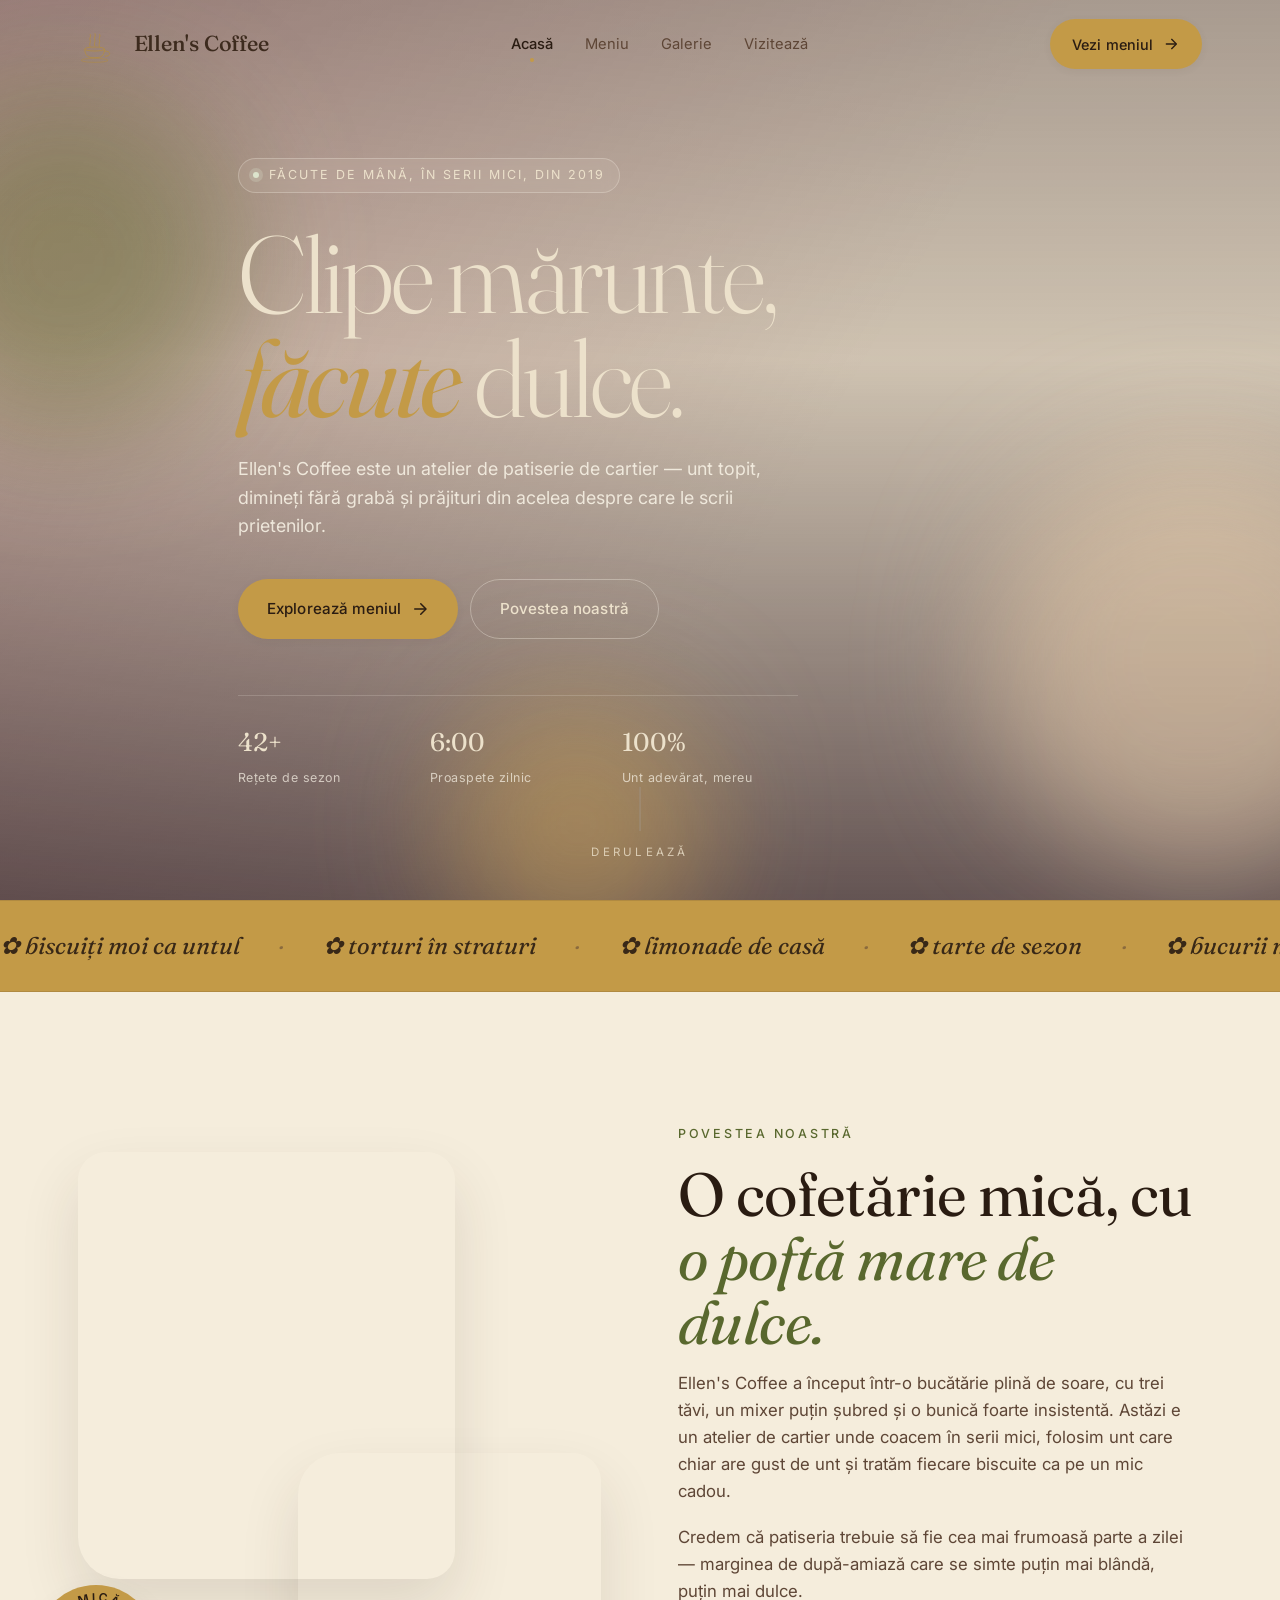
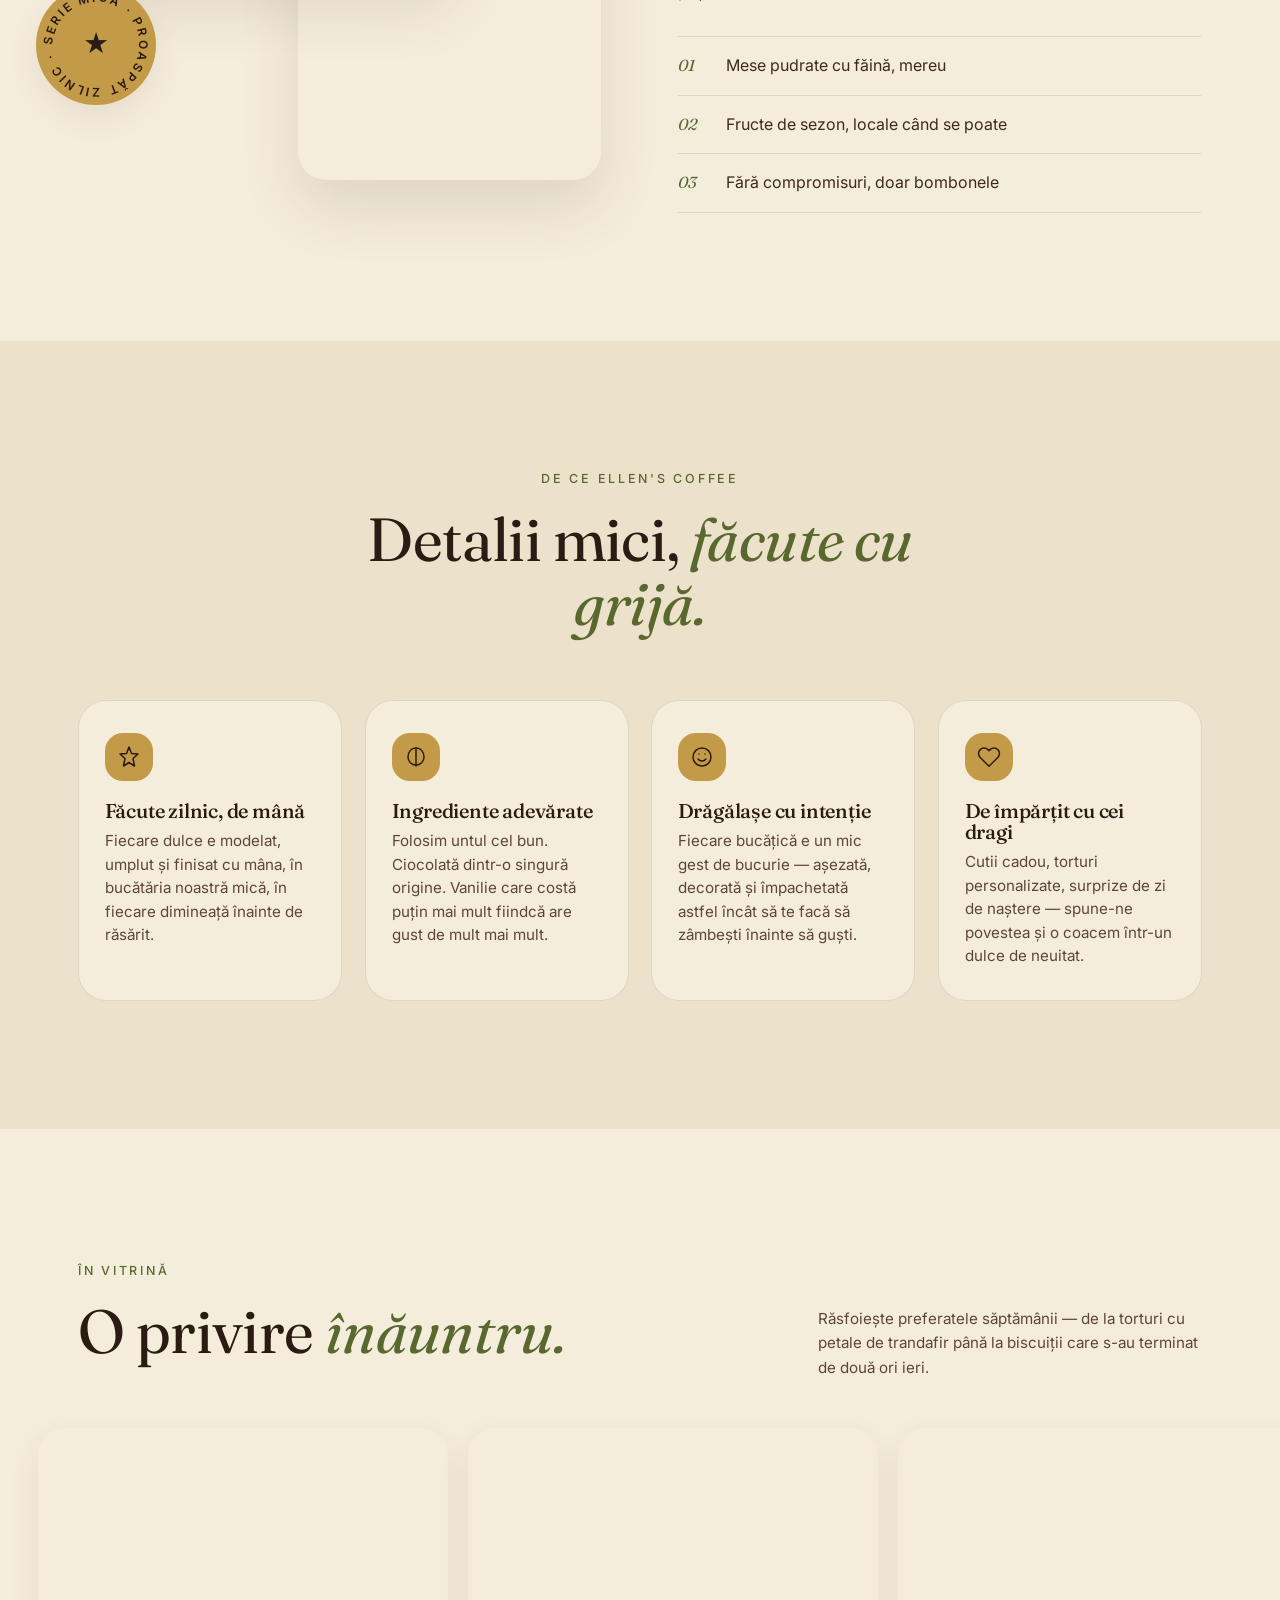
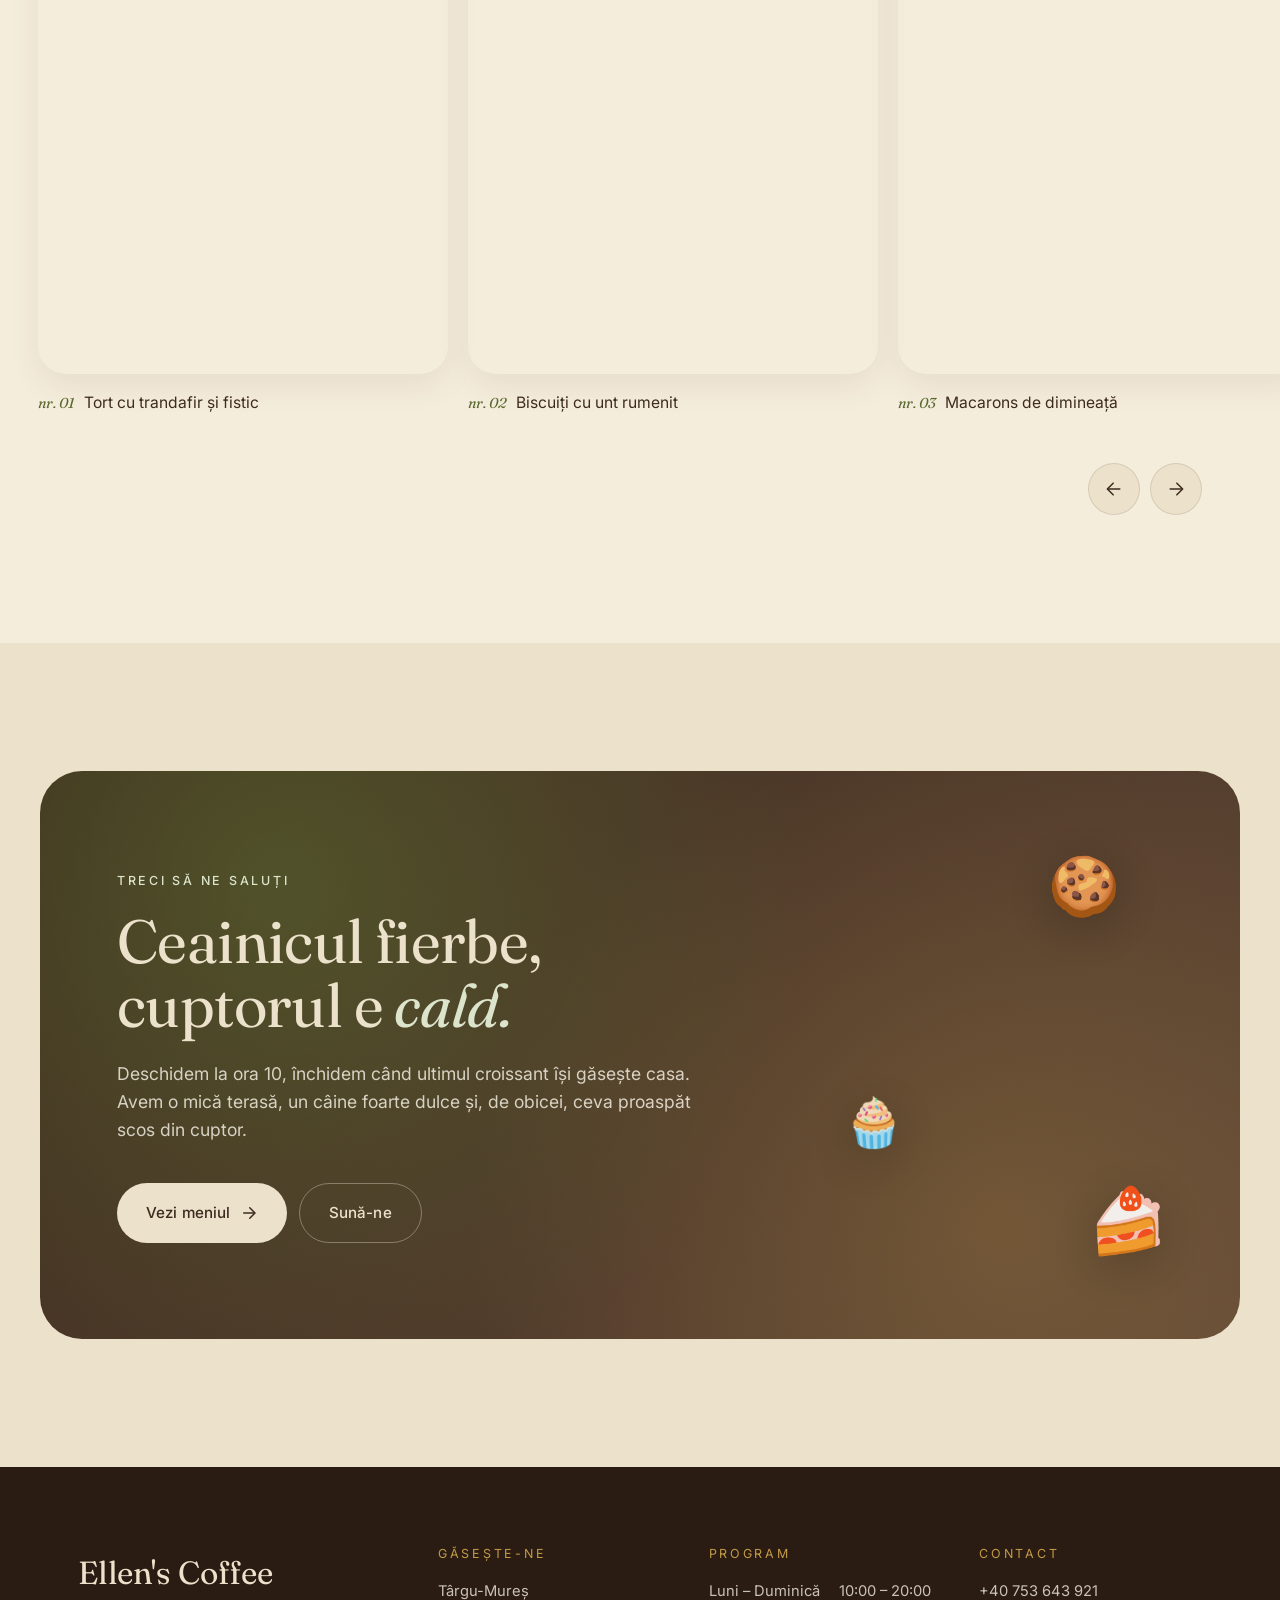
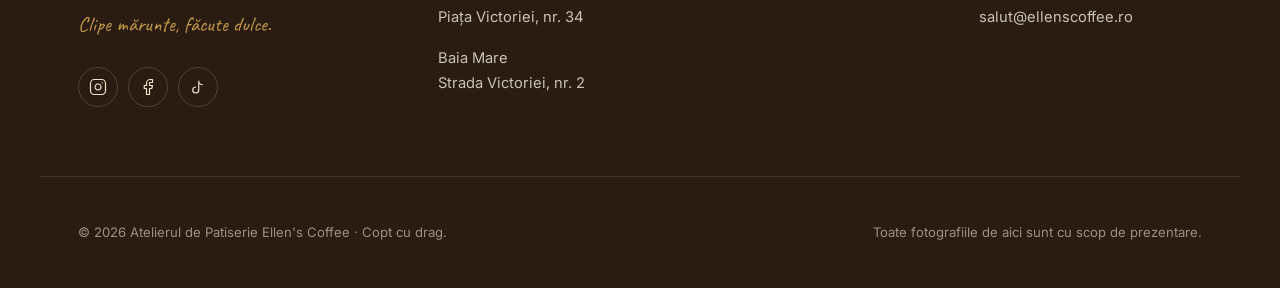
<file: index.html>
<!DOCTYPE html>
<html lang="ro">
<head>
  <meta charset="UTF-8" />
  <meta name="viewport" content="width=device-width, initial-scale=1.0" />
  <title>Ellen's Coffee — Patiserie artizanală &amp; Mici bucurii</title>
  <meta name="description" content="Un atelier de patiserie boutique care face torturi, biscuiți și limonade de casă chiar în inima orașului." />
  <meta name="theme-color" content="#ECE1CB" />

  <meta name="robots" content="noindex">
  <meta name="googlebot" content="noindex">

  <!-- Google Fonts -->
  <link rel="preconnect" href="https://fonts.googleapis.com" />
  <link rel="preconnect" href="https://fonts.gstatic.com" crossorigin />
  <link href="https://fonts.googleapis.com/css2?family=Fraunces:ital,opsz,wght@0,9..144,300;0,9..144,400;0,9..144,500;0,9..144,600;0,9..144,700;1,9..144,400&family=Inter:wght@300;400;500;600;700&family=Caveat:wght@400;600&display=swap" rel="stylesheet" />

  <!-- Swiper CSS (MIT) -->
  <link rel="stylesheet" href="https://cdn.jsdelivr.net/npm/swiper@11/swiper-bundle.min.css" />

  <!-- Favicon (inline SVG) -->
  <link rel="icon" href="data:image/svg+xml,<svg xmlns='http://www.w3.org/2000/svg' viewBox='0 0 100 100'><text y='.9em' font-size='85'>☕</text></svg>" />

  <link rel="stylesheet" href="styles.css" />

  <!-- Flag JS availability before first paint — reveal animations depend on this -->
  <script>document.documentElement.classList.add('js');</script>
</head>
<body>

  <!-- ============ NAVIGATION ============ -->
  <header class="nav" id="nav">
    <div class="nav__inner container">
      <a href="index.html" class="nav__brand" aria-label="Ellen's Coffee – acasă">
        <span class="nav__mark" aria-hidden="true">
          <svg width="40" height="40" viewBox="0 0 120 118" role="img" aria-label="Ceașcă de cafea cu aburi">
            <g fill="none" stroke="#B89039" stroke-width="2" stroke-linecap="round" stroke-linejoin="round">
              <path d="M30 66 C26 58 34 54 30 46 C27 41 35 37 31 30"/>
              <path d="M44 64 C40 56 48 52 44 44 C41 39 49 35 45 28"/>
              <path d="M58 66 C54 58 62 54 58 46 C55 41 63 37 59 30"/>
            </g>
            <ellipse cx="44" cy="74" rx="30" ry="6" fill="none" stroke="#B89039" stroke-width="2"/>
            <path d="M14 74 C16 96 24 100 44 100 C64 100 72 96 74 74" fill="none" stroke="#B89039" stroke-width="2" stroke-linejoin="round"/>
            <path d="M74 80 C94 80 94 96 76 96" fill="none" stroke="#B89039" stroke-width="2" stroke-linecap="round"/>
            <ellipse cx="44" cy="108" rx="40" ry="6" fill="none" stroke="#B89039" stroke-width="1.4"/>
          </svg>
        </span>
        <span class="nav__name">Ellen's Coffee</span>
      </a>

      <nav class="nav__links" aria-label="Navigație principală">
        <a href="index.html" class="nav__link is-active">Acasă</a>
        <a href="menu.html" class="nav__link">Meniu</a>
        <a href="#gallery" class="nav__link">Galerie</a>
        <a href="#visit" class="nav__link">Vizitează</a>
      </nav>

      <a href="menu.html" class="btn btn--primary nav__cta">
        <span>Vezi meniul</span>
        <svg viewBox="0 0 24 24" width="16" height="16" fill="none" stroke="currentColor" stroke-width="2" stroke-linecap="round" stroke-linejoin="round"><path d="M5 12h14"/><path d="m13 5 7 7-7 7"/></svg>
      </a>

      <button class="nav__toggle" id="navToggle" aria-label="Deschide meniul" aria-expanded="false">
        <span></span><span></span><span></span>
      </button>
    </div>
  </header>

  <!-- ============ HERO ============ -->
  <section class="hero">
    <div class="hero__bg" aria-hidden="true">
      <div class="hero__image" style="background-image:url('https://images.unsplash.com/photo-1488477181946-6428a0291777?q=80&w=2400&auto=format&fit=crop')"></div>
      <div class="hero__gradient"></div>
      <div class="orb orb--1"></div>
      <div class="orb orb--2"></div>
      <div class="orb orb--3"></div>
    </div>

    <div class="container hero__inner">
      <p class="hero__eyebrow" data-reveal>
        <span class="dot"></span> Făcute de mână, în serii mici, din 2019
      </p>

      <h1 class="hero__title" data-reveal>
        <span class="line">Clipe mărunte,</span>
        <span class="line"><em>făcute</em> dulce.</span>
      </h1>

      <p class="hero__lede" data-reveal>
        Ellen's Coffee este un atelier de patiserie de cartier — unt topit,
        dimineți fără grabă și prăjituri din acelea despre care le scrii
        prietenilor.
      </p>

      <div class="hero__cta" data-reveal>
        <a href="menu.html" class="btn btn--primary btn--lg">
          <span>Explorează meniul</span>
          <svg viewBox="0 0 24 24" width="18" height="18" fill="none" stroke="currentColor" stroke-width="2" stroke-linecap="round" stroke-linejoin="round"><path d="M5 12h14"/><path d="m13 5 7 7-7 7"/></svg>
        </a>
        <a href="#about" class="btn btn--ghost btn--lg">Povestea noastră</a>
      </div>

      <div class="hero__meta" data-reveal>
        <div class="hero__stat">
          <span class="hero__stat-num">42+</span>
          <span class="hero__stat-label">Rețete de sezon</span>
        </div>
        <div class="hero__stat">
          <span class="hero__stat-num">6:00</span>
          <span class="hero__stat-label">Proaspete zilnic</span>
        </div>
        <div class="hero__stat">
          <span class="hero__stat-num">100%</span>
          <span class="hero__stat-label">Unt adevărat, mereu</span>
        </div>
      </div>
    </div>

    <a href="#about" class="hero__scroll" aria-label="Derulează la secțiunea despre noi">
      <span class="hero__scroll-line"></span>
      <span class="hero__scroll-label">derulează</span>
    </a>
  </section>

  <!-- ============ MARQUEE ============ -->
  <div class="marquee" aria-hidden="true">
    <div class="marquee__track">
      <span>✿ biscuiți moi ca untul</span><span>·</span>
      <span>✿ torturi în straturi</span><span>·</span>
      <span>✿ limonade de casă</span><span>·</span>
      <span>✿ tarte de sezon</span><span>·</span>
      <span>✿ bucurii mărunte</span><span>·</span>
      <span>✿ biscuiți moi ca untul</span><span>·</span>
      <span>✿ torturi în straturi</span><span>·</span>
      <span>✿ limonade de casă</span><span>·</span>
      <span>✿ tarte de sezon</span><span>·</span>
      <span>✿ bucurii mărunte</span><span>·</span>
    </div>
  </div>

  <!-- ============ ABOUT ============ -->
  <section class="about" id="about">
    <div class="container about__grid">
      <div class="about__media" data-reveal>
        <div class="about__image about__image--1" style="background-image:url('https://images.unsplash.com/photo-1558326567-98ae2405596b?q=80&w=1200&auto=format&fit=crop')"></div>
        <div class="about__image about__image--2" style="background-image:url('https://images.unsplash.com/photo-1565958011703-44f9829ba187?q=80&w=1200&auto=format&fit=crop')"></div>
        <div class="about__badge">
          <svg viewBox="0 0 100 100" width="120" height="120">
            <defs>
              <path id="circlePath" d="M 50,50 m -36,0 a 36,36 0 1,1 72,0 a 36,36 0 1,1 -72,0"/>
            </defs>
            <text font-family="Inter, sans-serif" font-size="10" font-weight="600" letter-spacing="2" fill="currentColor">
              <textPath href="#circlePath">SERIE MICĂ · PROASPĂT ZILNIC · FĂCUT CU DRAG · </textPath>
            </text>
          </svg>
          <span class="about__badge-center">★</span>
        </div>
      </div>

      <div class="about__copy">
        <p class="section__eyebrow" data-reveal>Povestea noastră</p>
        <h2 class="section__title" data-reveal>
          O cofetărie mică, cu <em>o poftă mare de dulce.</em>
        </h2>
        <p class="about__text" data-reveal>
          Ellen's Coffee a început într-o bucătărie plină de soare, cu trei tăvi,
          un mixer puțin șubred și o bunică foarte insistentă. Astăzi e un
          atelier de cartier unde coacem în serii mici, folosim unt care
          chiar are gust de unt și tratăm fiecare biscuite ca pe un mic cadou.
        </p>
        <p class="about__text" data-reveal>
          Credem că patiseria trebuie să fie cea mai frumoasă parte a zilei —
          marginea de după-amiază care se simte puțin mai blândă, puțin mai
          dulce.
        </p>

        <ul class="about__list" data-reveal>
          <li><span>01</span> Mese pudrate cu făină, mereu</li>
          <li><span>02</span> Fructe de sezon, locale când se poate</li>
          <li><span>03</span> Fără compromisuri, doar bombonele</li>
        </ul>
      </div>
    </div>
  </section>

  <!-- ============ FEATURES ============ -->
  <section class="features">
    <div class="container">
      <header class="features__header">
        <p class="section__eyebrow" data-reveal>De ce Ellen's Coffee</p>
        <h2 class="section__title section__title--center" data-reveal>
          Detalii mici, <em>făcute cu grijă.</em>
        </h2>
      </header>

      <div class="features__grid">
        <article class="feature" data-reveal>
          <div class="feature__icon">
            <svg viewBox="0 0 24 24" fill="none" stroke="currentColor" stroke-width="1.5" stroke-linecap="round" stroke-linejoin="round"><path d="M12 2 9.5 8.5 3 9l5 4.5L6.5 21 12 17.5 17.5 21 16 13.5 21 9l-6.5-.5L12 2Z"/></svg>
          </div>
          <h3 class="feature__title">Făcute zilnic, de mână</h3>
          <p class="feature__text">Fiecare dulce e modelat, umplut și finisat cu mâna, în bucătăria noastră mică, în fiecare dimineață înainte de răsărit.</p>
        </article>

        <article class="feature" data-reveal>
          <div class="feature__icon">
            <svg viewBox="0 0 24 24" fill="none" stroke="currentColor" stroke-width="1.5" stroke-linecap="round" stroke-linejoin="round"><path d="M12 3c5 0 8 4 8 9a8 8 0 1 1-16 0c0-5 3-9 8-9Z"/><path d="M12 3v18"/></svg>
          </div>
          <h3 class="feature__title">Ingrediente adevărate</h3>
          <p class="feature__text">Folosim untul cel bun. Ciocolată dintr-o singură origine. Vanilie care costă puțin mai mult fiindcă are gust de mult mai mult.</p>
        </article>

        <article class="feature" data-reveal>
          <div class="feature__icon">
            <svg viewBox="0 0 24 24" fill="none" stroke="currentColor" stroke-width="1.5" stroke-linecap="round" stroke-linejoin="round"><circle cx="12" cy="12" r="9"/><path d="M8 14s1.5 2 4 2 4-2 4-2"/><path d="M9 9h.01M15 9h.01"/></svg>
          </div>
          <h3 class="feature__title">Drăgălașe cu intenție</h3>
          <p class="feature__text">Fiecare bucățică e un mic gest de bucurie — așezată, decorată și împachetată astfel încât să te facă să zâmbești înainte să guști.</p>
        </article>

        <article class="feature" data-reveal>
          <div class="feature__icon">
            <svg viewBox="0 0 24 24" fill="none" stroke="currentColor" stroke-width="1.5" stroke-linecap="round" stroke-linejoin="round"><path d="M20.84 4.61a5.5 5.5 0 0 0-7.78 0L12 5.67l-1.06-1.06a5.5 5.5 0 0 0-7.78 7.78l1.06 1.06L12 21.23l7.78-7.78 1.06-1.06a5.5 5.5 0 0 0 0-7.78Z"/></svg>
          </div>
          <h3 class="feature__title">De împărțit cu cei dragi</h3>
          <p class="feature__text">Cutii cadou, torturi personalizate, surprize de zi de naștere — spune-ne povestea și o coacem într-un dulce de neuitat.</p>
        </article>
      </div>
    </div>
  </section>

  <!-- ============ GALLERY ============ -->
  <section class="gallery" id="gallery">
    <div class="container">
      <header class="gallery__header">
        <div>
          <p class="section__eyebrow" data-reveal>În vitrină</p>
          <h2 class="section__title" data-reveal>O privire <em>înăuntru.</em></h2>
        </div>
        <p class="gallery__note" data-reveal>
          Răsfoiește preferatele săptămânii — de la torturi cu petale de
          trandafir până la biscuiții care s-au terminat de două ori ieri.
        </p>
      </header>
    </div>

    <div class="gallery__swiper swiper" data-reveal>
      <div class="swiper-wrapper">
        <div class="swiper-slide gallery__slide"><div class="gallery__image" style="background-image:url('https://images.unsplash.com/photo-1587248720327-8eb72564be1e?q=80&w=1600&auto=format&fit=crop')"></div><div class="gallery__caption"><span>nr. 01</span> Tort cu trandafir și fistic</div></div>
        <div class="swiper-slide gallery__slide"><div class="gallery__image" style="background-image:url('https://images.unsplash.com/photo-1464195244916-405fa0a82545?q=80&w=1600&auto=format&fit=crop')"></div><div class="gallery__caption"><span>nr. 02</span> Biscuiți cu unt rumenit</div></div>
        <div class="swiper-slide gallery__slide"><div class="gallery__image" style="background-image:url('https://images.unsplash.com/photo-1551024601-bec78aea704b?q=80&w=1600&auto=format&fit=crop')"></div><div class="gallery__caption"><span>nr. 03</span> Macarons de dimineață</div></div>
        <div class="swiper-slide gallery__slide"><div class="gallery__image" style="background-image:url('https://images.unsplash.com/photo-1519915028121-7d3463d20b13?q=80&w=1600&auto=format&fit=crop')"></div><div class="gallery__caption"><span>nr. 04</span> Prăjitură cu căpșuni</div></div>
        <div class="swiper-slide gallery__slide"><div class="gallery__image" style="background-image:url('https://images.unsplash.com/photo-1486427944299-d1955d23e34d?q=80&w=1600&auto=format&fit=crop')"></div><div class="gallery__caption"><span>nr. 05</span> Tărticele</div></div>
        <div class="swiper-slide gallery__slide"><div class="gallery__image" style="background-image:url('https://images.unsplash.com/photo-1562440499-64c9a111f713?q=80&w=1600&auto=format&fit=crop')"></div><div class="gallery__caption"><span>nr. 06</span> Cremă de lavandă</div></div>
        <div class="swiper-slide gallery__slide"><div class="gallery__image" style="background-image:url('https://images.unsplash.com/photo-1578985545062-69928b1d9587?q=80&w=1600&auto=format&fit=crop')"></div><div class="gallery__caption"><span>nr. 07</span> Felie de tort cu miere</div></div>
        <div class="swiper-slide gallery__slide"><div class="gallery__image" style="background-image:url('https://images.unsplash.com/photo-1455853828816-0c301a011711?q=80&w=1600&auto=format&fit=crop')"></div><div class="gallery__caption"><span>nr. 08</span> Colțul cu croissant</div></div>
      </div>
    </div>

    <div class="container gallery__controls">
      <button class="gallery__btn" id="galleryPrev" aria-label="Slide anterior">
        <svg viewBox="0 0 24 24" width="20" height="20" fill="none" stroke="currentColor" stroke-width="1.8" stroke-linecap="round" stroke-linejoin="round"><path d="M19 12H5"/><path d="m11 5-7 7 7 7"/></svg>
      </button>
      <button class="gallery__btn" id="galleryNext" aria-label="Slide următor">
        <svg viewBox="0 0 24 24" width="20" height="20" fill="none" stroke="currentColor" stroke-width="1.8" stroke-linecap="round" stroke-linejoin="round"><path d="M5 12h14"/><path d="m13 5 7 7-7 7"/></svg>
      </button>
    </div>
  </section>

  <!-- ============ VISIT CTA ============ -->
  <section class="visit" id="visit">
    <div class="container visit__card">
      <div class="visit__content" data-reveal>
        <p class="section__eyebrow section__eyebrow--light">Treci să ne saluți</p>
        <h2 class="section__title section__title--light">
          Ceainicul fierbe,<br/>cuptorul e <em>cald.</em>
        </h2>
        <p class="visit__text">
          Deschidem la ora 10, închidem când ultimul croissant își găsește
          casa. Avem o mică terasă, un câine foarte dulce și, de obicei,
          ceva proaspăt scos din cuptor.
        </p>
        <div class="visit__cta">
          <a href="menu.html" class="btn btn--cream btn--lg">
            <span>Vezi meniul</span>
            <svg viewBox="0 0 24 24" width="18" height="18" fill="none" stroke="currentColor" stroke-width="2" stroke-linecap="round" stroke-linejoin="round"><path d="M5 12h14"/><path d="m13 5 7 7-7 7"/></svg>
          </a>
          <a href="tel:+40753643921" class="btn btn--outline-light btn--lg">Sună-ne</a>
        </div>
      </div>

      <div class="visit__float" aria-hidden="true">
        <div class="visit__cookie visit__cookie--1">🍪</div>
        <div class="visit__cookie visit__cookie--2">🧁</div>
        <div class="visit__cookie visit__cookie--3">🍰</div>
      </div>
    </div>
  </section>

  <!-- ============ FOOTER ============ -->
  <footer class="footer">
    <div class="container footer__grid">
      <div class="footer__brand">
        <a href="index.html" class="footer__logo">Ellen's Coffee</a>
        <p class="footer__tag">Clipe mărunte, făcute dulce.</p>
        <div class="footer__social">
          <a href="https://www.instagram.com/elens_coffee" target="_blank" rel="noopener" aria-label="Instagram">
            <svg viewBox="0 0 24 24" width="18" height="18" fill="none" stroke="currentColor" stroke-width="1.6" stroke-linecap="round" stroke-linejoin="round"><rect x="2" y="2" width="20" height="20" rx="5"/><path d="M16 11.37A4 4 0 1 1 12.63 8 4 4 0 0 1 16 11.37z"/><line x1="17.5" y1="6.5" x2="17.51" y2="6.5"/></svg>
          </a>
          <a href="https://www.facebook.com/profile.php?id=100063632289822" target="_blank" rel="noopener" aria-label="Facebook">
            <svg viewBox="0 0 24 24" width="18" height="18" fill="none" stroke="currentColor" stroke-width="1.6" stroke-linecap="round" stroke-linejoin="round"><path d="M18 2h-3a5 5 0 0 0-5 5v3H7v4h3v8h4v-8h3l1-4h-4V7a1 1 0 0 1 1-1h3z"/></svg>
          </a>
          <a href="https://www.tiktok.com/@elens.coffee" target="_blank" rel="noopener" aria-label="TikTok">
            <svg viewBox="0 0 24 24" width="18" height="18" fill="none" stroke="currentColor" stroke-width="1.6" stroke-linecap="round" stroke-linejoin="round"><path d="M9 12a4 4 0 1 0 4 4V4a5 5 0 0 0 5 5"/></svg>
          </a>
        </div>
      </div>

      <div class="footer__col">
        <h4>Găsește-ne</h4>
        <p>Târgu-Mureș<br/>Piața Victoriei, nr. 34</p>
        <p>Baia Mare<br/>Strada Victoriei, nr. 2</p>
      </div>

      <div class="footer__col">
        <h4>Program</h4>
        <ul>
          <li><span>Luni – Duminică</span><span>10:00 – 20:00</span></li>
        </ul>
      </div>

      <div class="footer__col">
        <h4>Contact</h4>
        <p>
          <a href="tel:+40753643921">+40 753 643 921</a><br/>
          <a href="mailto:salut@ellenscoffee.ro">salut@ellenscoffee.ro</a>
        </p>
      </div>
    </div>

    <div class="container footer__bottom">
      <p>© <span id="year">2026</span> Atelierul de Patiserie Ellen's Coffee · Copt cu drag.</p>
      <p class="footer__small">Toate fotografiile de aici sunt cu scop de prezentare.</p>
    </div>
  </footer>

  <!-- Swiper JS (MIT) -->
  <script src="https://cdn.jsdelivr.net/npm/swiper@11/swiper-bundle.min.js"></script>
  <script src="main.js"></script>
</body>
</html>
</file>
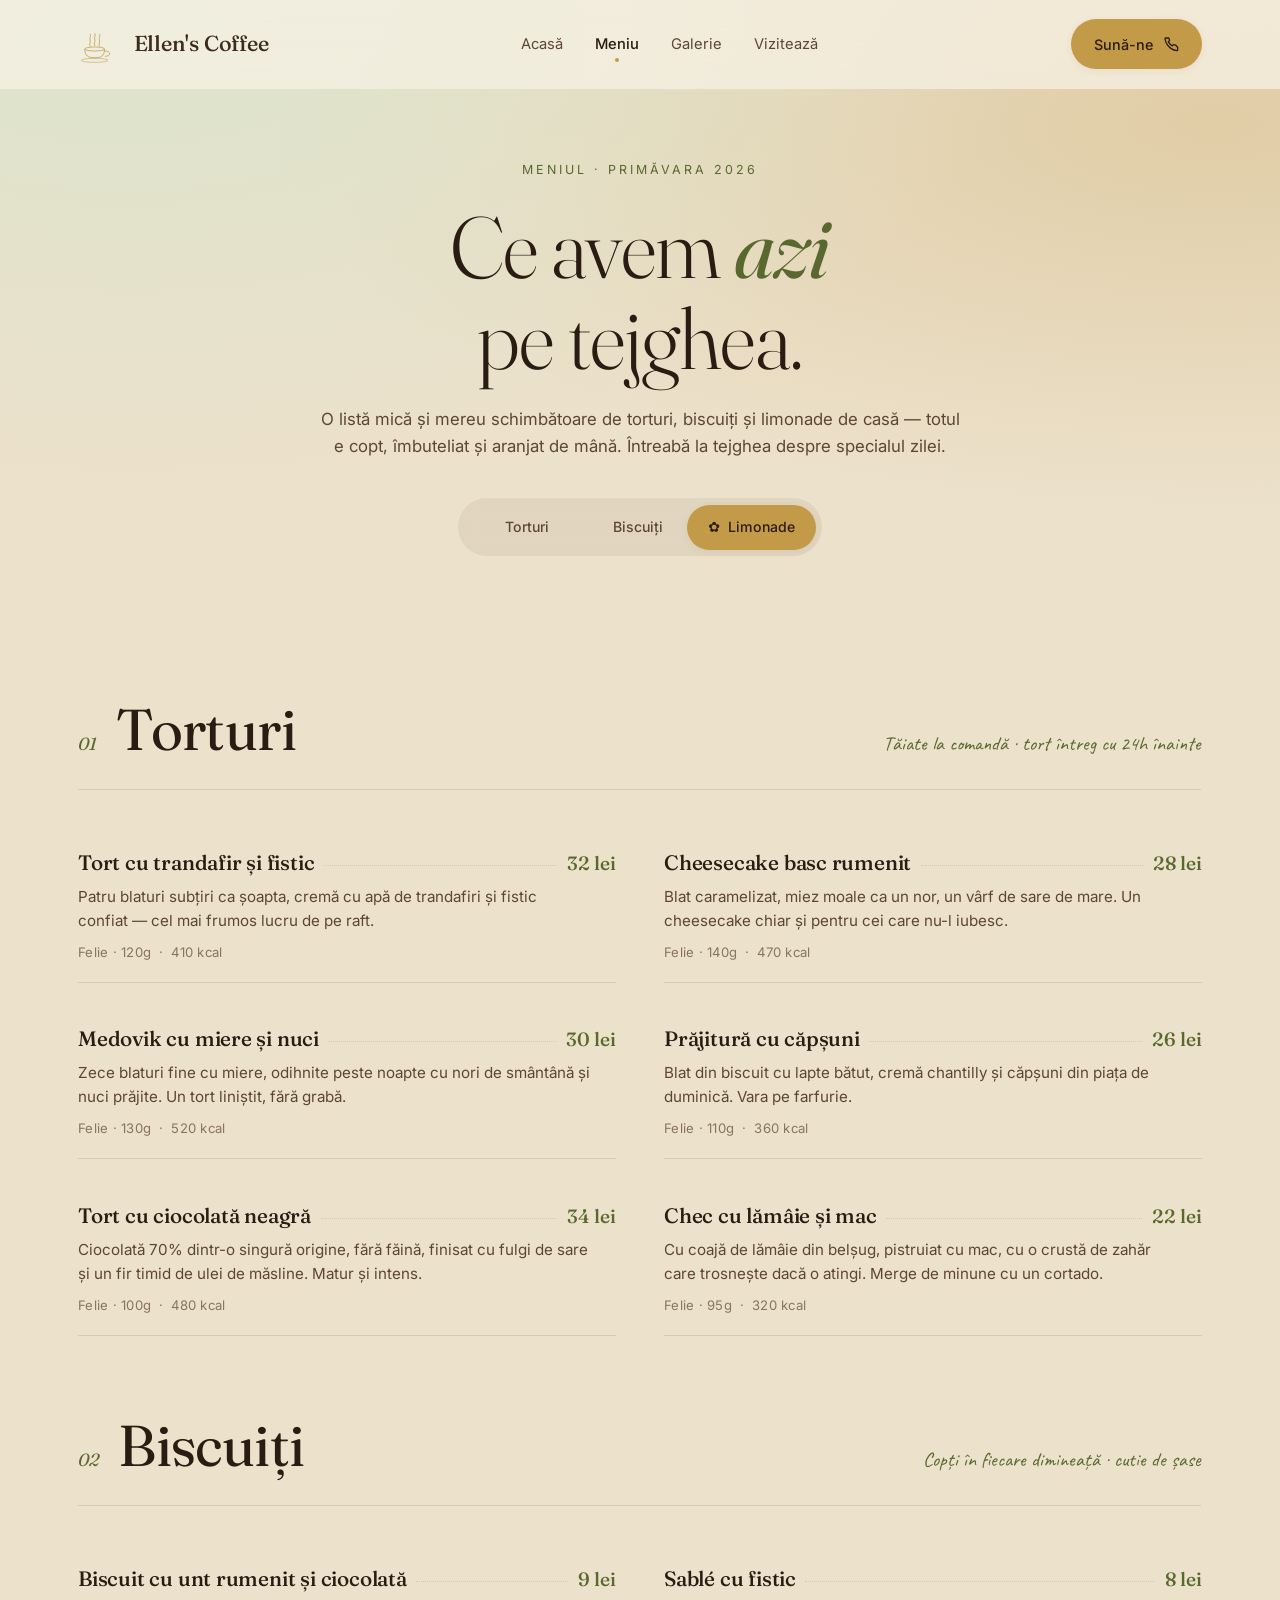
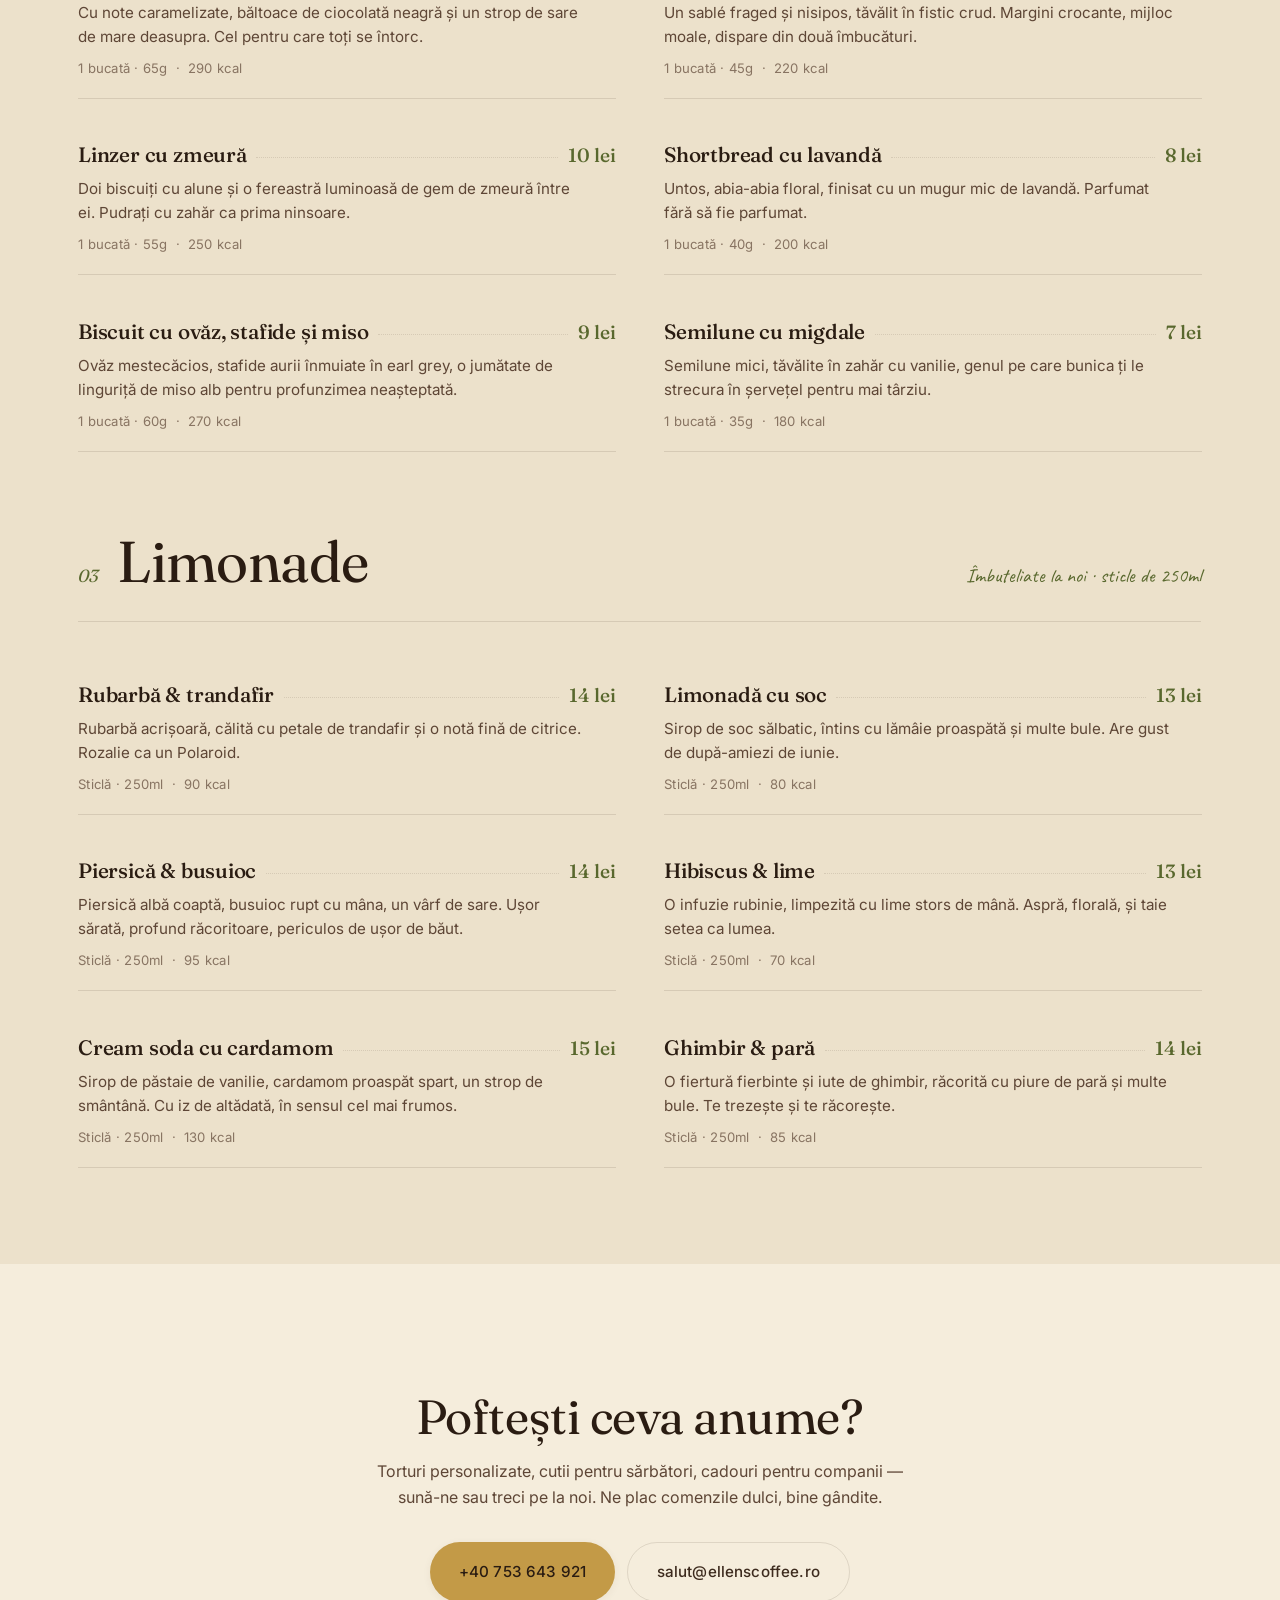
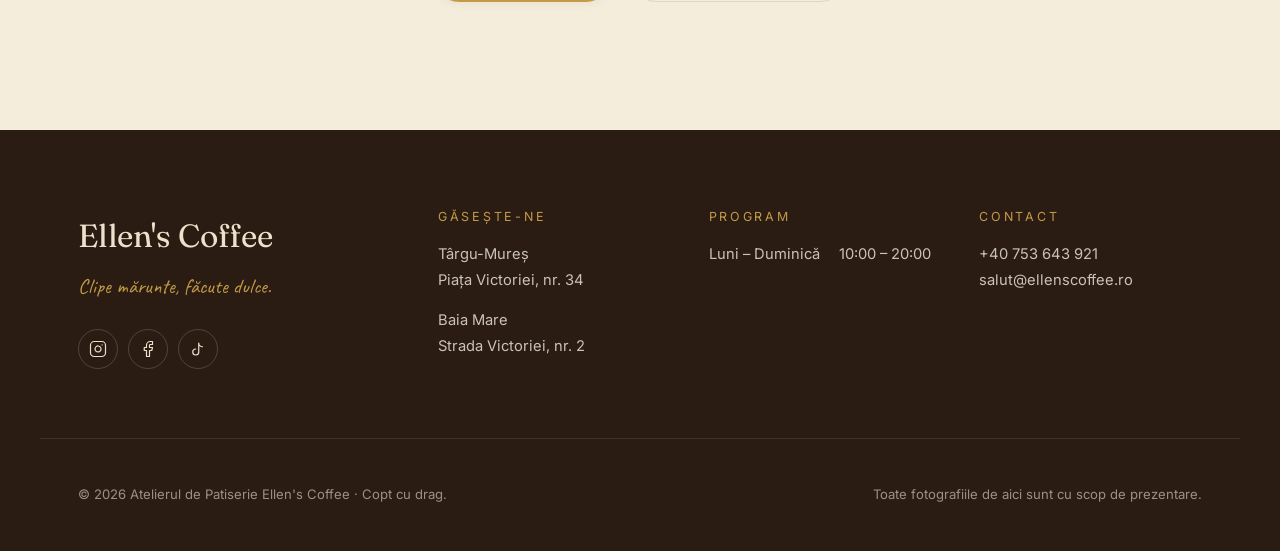
<file: menu.html>
<!DOCTYPE html>
<html lang="ro">
<head>
  <meta charset="UTF-8" />
  <meta name="viewport" content="width=device-width, initial-scale=1.0" />
  <title>Meniu — Atelierul de Patiserie Ellen's Coffee</title>
  <meta name="description" content="Răsfoiește meniul de sezon al Ellen's Coffee — torturi, biscuiți și limonade de casă, proaspete în fiecare dimineață." />
  <meta name="theme-color" content="#ECE1CB" />

  <link rel="preconnect" href="https://fonts.googleapis.com" />
  <link rel="preconnect" href="https://fonts.gstatic.com" crossorigin />
  <link href="https://fonts.googleapis.com/css2?family=Fraunces:ital,opsz,wght@0,9..144,300;0,9..144,400;0,9..144,500;0,9..144,600;0,9..144,700;1,9..144,400&family=Inter:wght@300;400;500;600;700&family=Caveat:wght@400;600&display=swap" rel="stylesheet" />

  <link rel="icon" href="data:image/svg+xml,<svg xmlns='http://www.w3.org/2000/svg' viewBox='0 0 100 100'><text y='.9em' font-size='85'>☕</text></svg>" />

  <link rel="stylesheet" href="styles.css" />

  <!-- Flag JS availability before first paint — reveal animations depend on this -->
  <script>document.documentElement.classList.add('js');</script>
</head>
<body class="menu-page">

  <!-- ============ NAVIGATION ============ -->
  <header class="nav" id="nav">
    <div class="nav__inner container">
      <a href="index.html" class="nav__brand" aria-label="Ellen's Coffee – acasă">
        <span class="nav__mark" aria-hidden="true">
          <svg width="40" height="40" viewBox="0 0 120 118" role="img" aria-label="Ceașcă de cafea cu aburi">
            <g fill="none" stroke="#B89039" stroke-width="2" stroke-linecap="round" stroke-linejoin="round">
              <path d="M30 66 C26 58 34 54 30 46 C27 41 35 37 31 30"/>
              <path d="M44 64 C40 56 48 52 44 44 C41 39 49 35 45 28"/>
              <path d="M58 66 C54 58 62 54 58 46 C55 41 63 37 59 30"/>
            </g>
            <ellipse cx="44" cy="74" rx="30" ry="6" fill="none" stroke="#B89039" stroke-width="2"/>
            <path d="M14 74 C16 96 24 100 44 100 C64 100 72 96 74 74" fill="none" stroke="#B89039" stroke-width="2" stroke-linejoin="round"/>
            <path d="M74 80 C94 80 94 96 76 96" fill="none" stroke="#B89039" stroke-width="2" stroke-linecap="round"/>
            <ellipse cx="44" cy="108" rx="40" ry="6" fill="none" stroke="#B89039" stroke-width="1.4"/>
          </svg>
        </span>
        <span class="nav__name">Ellen's Coffee</span>
      </a>

      <nav class="nav__links" aria-label="Navigație principală">
        <a href="index.html" class="nav__link">Acasă</a>
        <a href="menu.html" class="nav__link is-active">Meniu</a>
        <a href="index.html#gallery" class="nav__link">Galerie</a>
        <a href="index.html#visit" class="nav__link">Vizitează</a>
      </nav>

      <a href="tel:+40753643921" class="btn btn--primary nav__cta">
        <span>Sună-ne</span>
        <svg viewBox="0 0 24 24" width="16" height="16" fill="none" stroke="currentColor" stroke-width="2" stroke-linecap="round" stroke-linejoin="round"><path d="M22 16.92V21a1 1 0 0 1-1.09 1 19.7 19.7 0 0 1-8.6-3.07 19.5 19.5 0 0 1-6-6A19.79 19.79 0 0 1 3.07 4.18 1 1 0 0 1 4.06 3h4.09a1 1 0 0 1 1 .75c.12.86.34 1.7.65 2.5a1 1 0 0 1-.23 1L8 8.7a16 16 0 0 0 6 6l1.45-1.55a1 1 0 0 1 1-.23c.8.31 1.64.53 2.5.65a1 1 0 0 1 .75 1z"/></svg>
      </a>

      <button class="nav__toggle" id="navToggle" aria-label="Deschide meniul" aria-expanded="false">
        <span></span><span></span><span></span>
      </button>
    </div>
  </header>

  <!-- ============ MENU HERO ============ -->
  <section class="menu-hero">
    <div class="menu-hero__inner container">
      <p class="menu-hero__eyebrow" data-reveal>Meniul · primăvara 2026</p>
      <h1 class="menu-hero__title" data-reveal>
        Ce avem <em>azi</em><br/>pe tejghea.
      </h1>
      <p class="menu-hero__lede" data-reveal>
        O listă mică și mereu schimbătoare de torturi, biscuiți și limonade
        de casă — totul e copt, îmbuteliat și aranjat de mână. Întreabă la
        tejghea despre specialul zilei.
      </p>

      <nav class="menu-tabs" id="menuTabs" aria-label="Categorii meniu">
        <a href="#cakes" class="menu-tab is-active">
          <span class="menu-tab__mark">✿</span>
          <span>Torturi</span>
        </a>
        <a href="#cookies" class="menu-tab">
          <span class="menu-tab__mark">✿</span>
          <span>Biscuiți</span>
        </a>
        <a href="#sodas" class="menu-tab">
          <span class="menu-tab__mark">✿</span>
          <span>Limonade</span>
        </a>
      </nav>
    </div>
  </section>

  <!-- ============ MENU LIST ============ -->
  <main class="menu">
    <div class="container">

      <!-- === TORTURI === -->
      <section class="menu-section" id="cakes">
        <header class="menu-section__header" data-reveal>
          <div class="menu-section__title-group">
            <span class="menu-section__number">01</span>
            <h2 class="menu-section__title">Torturi</h2>
          </div>
          <p class="menu-section__note">Tăiate la comandă · tort întreg cu 24h înainte</p>
        </header>

        <ul class="menu-list">
          <li class="menu-item" data-reveal>
            <div class="menu-item__body">
              <div class="menu-item__head">
                <h3 class="menu-item__name">Tort cu trandafir și fistic</h3>
                <span class="menu-item__dots" aria-hidden="true"></span>
                <span class="menu-item__price">32 lei</span>
              </div>
              <p class="menu-item__desc">
                Patru blaturi subțiri ca șoapta, cremă cu apă de trandafiri
                și fistic confiat — cel mai frumos lucru de pe raft.
              </p>
              <div class="menu-item__meta">
                <span>Felie · 120g</span>
                <span>·</span>
                <span>410 kcal</span>
              </div>
            </div>
          </li>

          <li class="menu-item" data-reveal>
            <div class="menu-item__body">
              <div class="menu-item__head">
                <h3 class="menu-item__name">Cheesecake basc rumenit</h3>
                <span class="menu-item__dots" aria-hidden="true"></span>
                <span class="menu-item__price">28 lei</span>
              </div>
              <p class="menu-item__desc">
                Blat caramelizat, miez moale ca un nor, un vârf de sare de
                mare. Un cheesecake chiar și pentru cei care nu-l iubesc.
              </p>
              <div class="menu-item__meta">
                <span>Felie · 140g</span>
                <span>·</span>
                <span>470 kcal</span>
              </div>
            </div>
          </li>

          <li class="menu-item" data-reveal>
            <div class="menu-item__body">
              <div class="menu-item__head">
                <h3 class="menu-item__name">Medovik cu miere și nuci</h3>
                <span class="menu-item__dots" aria-hidden="true"></span>
                <span class="menu-item__price">30 lei</span>
              </div>
              <p class="menu-item__desc">
                Zece blaturi fine cu miere, odihnite peste noapte cu nori de
                smântână și nuci prăjite. Un tort liniștit, fără grabă.
              </p>
              <div class="menu-item__meta">
                <span>Felie · 130g</span>
                <span>·</span>
                <span>520 kcal</span>
              </div>
            </div>
          </li>

          <li class="menu-item" data-reveal>
            <div class="menu-item__body">
              <div class="menu-item__head">
                <h3 class="menu-item__name">Prăjitură cu căpșuni</h3>
                <span class="menu-item__dots" aria-hidden="true"></span>
                <span class="menu-item__price">26 lei</span>
              </div>
              <p class="menu-item__desc">
                Blat din biscuit cu lapte bătut, cremă chantilly și căpșuni
                din piața de duminică. Vara pe farfurie.
              </p>
              <div class="menu-item__meta">
                <span>Felie · 110g</span>
                <span>·</span>
                <span>360 kcal</span>
              </div>
            </div>
          </li>

          <li class="menu-item" data-reveal>
            <div class="menu-item__body">
              <div class="menu-item__head">
                <h3 class="menu-item__name">Tort cu ciocolată neagră</h3>
                <span class="menu-item__dots" aria-hidden="true"></span>
                <span class="menu-item__price">34 lei</span>
              </div>
              <p class="menu-item__desc">
                Ciocolată 70% dintr-o singură origine, fără făină, finisat cu
                fulgi de sare și un fir timid de ulei de măsline. Matur și
                intens.
              </p>
              <div class="menu-item__meta">
                <span>Felie · 100g</span>
                <span>·</span>
                <span>480 kcal</span>
              </div>
            </div>
          </li>

          <li class="menu-item" data-reveal>
            <div class="menu-item__body">
              <div class="menu-item__head">
                <h3 class="menu-item__name">Chec cu lămâie și mac</h3>
                <span class="menu-item__dots" aria-hidden="true"></span>
                <span class="menu-item__price">22 lei</span>
              </div>
              <p class="menu-item__desc">
                Cu coajă de lămâie din belșug, pistruiat cu mac, cu o crustă
                de zahăr care trosnește dacă o atingi. Merge de minune cu
                un cortado.
              </p>
              <div class="menu-item__meta">
                <span>Felie · 95g</span>
                <span>·</span>
                <span>320 kcal</span>
              </div>
            </div>
          </li>
        </ul>
      </section>

      <!-- === BISCUIȚI === -->
      <section class="menu-section" id="cookies">
        <header class="menu-section__header" data-reveal>
          <div class="menu-section__title-group">
            <span class="menu-section__number">02</span>
            <h2 class="menu-section__title">Biscuiți</h2>
          </div>
          <p class="menu-section__note">Copți în fiecare dimineață · cutie de șase</p>
        </header>

        <ul class="menu-list">
          <li class="menu-item" data-reveal>
            <div class="menu-item__body">
              <div class="menu-item__head">
                <h3 class="menu-item__name">Biscuit cu unt rumenit și ciocolată</h3>
                <span class="menu-item__dots" aria-hidden="true"></span>
                <span class="menu-item__price">9 lei</span>
              </div>
              <p class="menu-item__desc">
                Cu note caramelizate, băltoace de ciocolată neagră și un
                strop de sare de mare deasupra. Cel pentru care toți se
                întorc.
              </p>
              <div class="menu-item__meta">
                <span>1 bucată · 65g</span>
                <span>·</span>
                <span>290 kcal</span>
              </div>
            </div>
          </li>

          <li class="menu-item" data-reveal>
            <div class="menu-item__body">
              <div class="menu-item__head">
                <h3 class="menu-item__name">Sablé cu fistic</h3>
                <span class="menu-item__dots" aria-hidden="true"></span>
                <span class="menu-item__price">8 lei</span>
              </div>
              <p class="menu-item__desc">
                Un sablé fraged și nisipos, tăvălit în fistic crud. Margini
                crocante, mijloc moale, dispare din două îmbucături.
              </p>
              <div class="menu-item__meta">
                <span>1 bucată · 45g</span>
                <span>·</span>
                <span>220 kcal</span>
              </div>
            </div>
          </li>

          <li class="menu-item" data-reveal>
            <div class="menu-item__body">
              <div class="menu-item__head">
                <h3 class="menu-item__name">Linzer cu zmeură</h3>
                <span class="menu-item__dots" aria-hidden="true"></span>
                <span class="menu-item__price">10 lei</span>
              </div>
              <p class="menu-item__desc">
                Doi biscuiți cu alune și o fereastră luminoasă de gem de
                zmeură între ei. Pudrați cu zahăr ca prima ninsoare.
              </p>
              <div class="menu-item__meta">
                <span>1 bucată · 55g</span>
                <span>·</span>
                <span>250 kcal</span>
              </div>
            </div>
          </li>

          <li class="menu-item" data-reveal>
            <div class="menu-item__body">
              <div class="menu-item__head">
                <h3 class="menu-item__name">Shortbread cu lavandă</h3>
                <span class="menu-item__dots" aria-hidden="true"></span>
                <span class="menu-item__price">8 lei</span>
              </div>
              <p class="menu-item__desc">
                Untos, abia-abia floral, finisat cu un mugur mic de lavandă.
                Parfumat fără să fie parfumat.
              </p>
              <div class="menu-item__meta">
                <span>1 bucată · 40g</span>
                <span>·</span>
                <span>200 kcal</span>
              </div>
            </div>
          </li>

          <li class="menu-item" data-reveal>
            <div class="menu-item__body">
              <div class="menu-item__head">
                <h3 class="menu-item__name">Biscuit cu ovăz, stafide și miso</h3>
                <span class="menu-item__dots" aria-hidden="true"></span>
                <span class="menu-item__price">9 lei</span>
              </div>
              <p class="menu-item__desc">
                Ovăz mestecăcios, stafide aurii înmuiate în earl grey, o
                jumătate de linguriță de miso alb pentru profunzimea
                neașteptată.
              </p>
              <div class="menu-item__meta">
                <span>1 bucată · 60g</span>
                <span>·</span>
                <span>270 kcal</span>
              </div>
            </div>
          </li>

          <li class="menu-item" data-reveal>
            <div class="menu-item__body">
              <div class="menu-item__head">
                <h3 class="menu-item__name">Semilune cu migdale</h3>
                <span class="menu-item__dots" aria-hidden="true"></span>
                <span class="menu-item__price">7 lei</span>
              </div>
              <p class="menu-item__desc">
                Semilune mici, tăvălite în zahăr cu vanilie, genul pe care
                bunica ți le strecura în șervețel pentru mai târziu.
              </p>
              <div class="menu-item__meta">
                <span>1 bucată · 35g</span>
                <span>·</span>
                <span>180 kcal</span>
              </div>
            </div>
          </li>
        </ul>
      </section>

      <!-- === LIMONADE === -->
      <section class="menu-section" id="sodas">
        <header class="menu-section__header" data-reveal>
          <div class="menu-section__title-group">
            <span class="menu-section__number">03</span>
            <h2 class="menu-section__title">Limonade</h2>
          </div>
          <p class="menu-section__note">Îmbuteliate la noi · sticle de 250ml</p>
        </header>

        <ul class="menu-list">
          <li class="menu-item" data-reveal>
            <div class="menu-item__body">
              <div class="menu-item__head">
                <h3 class="menu-item__name">Rubarbă &amp; trandafir</h3>
                <span class="menu-item__dots" aria-hidden="true"></span>
                <span class="menu-item__price">14 lei</span>
              </div>
              <p class="menu-item__desc">
                Rubarbă acrișoară, călită cu petale de trandafir și o notă
                fină de citrice. Rozalie ca un Polaroid.
              </p>
              <div class="menu-item__meta">
                <span>Sticlă · 250ml</span>
                <span>·</span>
                <span>90 kcal</span>
              </div>
            </div>
          </li>

          <li class="menu-item" data-reveal>
            <div class="menu-item__body">
              <div class="menu-item__head">
                <h3 class="menu-item__name">Limonadă cu soc</h3>
                <span class="menu-item__dots" aria-hidden="true"></span>
                <span class="menu-item__price">13 lei</span>
              </div>
              <p class="menu-item__desc">
                Sirop de soc sălbatic, întins cu lămâie proaspătă și multe
                bule. Are gust de după-amiezi de iunie.
              </p>
              <div class="menu-item__meta">
                <span>Sticlă · 250ml</span>
                <span>·</span>
                <span>80 kcal</span>
              </div>
            </div>
          </li>

          <li class="menu-item" data-reveal>
            <div class="menu-item__body">
              <div class="menu-item__head">
                <h3 class="menu-item__name">Piersică &amp; busuioc</h3>
                <span class="menu-item__dots" aria-hidden="true"></span>
                <span class="menu-item__price">14 lei</span>
              </div>
              <p class="menu-item__desc">
                Piersică albă coaptă, busuioc rupt cu mâna, un vârf de sare.
                Ușor sărată, profund răcoritoare, periculos de ușor de băut.
              </p>
              <div class="menu-item__meta">
                <span>Sticlă · 250ml</span>
                <span>·</span>
                <span>95 kcal</span>
              </div>
            </div>
          </li>

          <li class="menu-item" data-reveal>
            <div class="menu-item__body">
              <div class="menu-item__head">
                <h3 class="menu-item__name">Hibiscus &amp; lime</h3>
                <span class="menu-item__dots" aria-hidden="true"></span>
                <span class="menu-item__price">13 lei</span>
              </div>
              <p class="menu-item__desc">
                O infuzie rubinie, limpezită cu lime stors de mână. Aspră,
                florală, și taie setea ca lumea.
              </p>
              <div class="menu-item__meta">
                <span>Sticlă · 250ml</span>
                <span>·</span>
                <span>70 kcal</span>
              </div>
            </div>
          </li>

          <li class="menu-item" data-reveal>
            <div class="menu-item__body">
              <div class="menu-item__head">
                <h3 class="menu-item__name">Cream soda cu cardamom</h3>
                <span class="menu-item__dots" aria-hidden="true"></span>
                <span class="menu-item__price">15 lei</span>
              </div>
              <p class="menu-item__desc">
                Sirop de păstaie de vanilie, cardamom proaspăt spart, un
                strop de smântână. Cu iz de altădată, în sensul cel mai
                frumos.
              </p>
              <div class="menu-item__meta">
                <span>Sticlă · 250ml</span>
                <span>·</span>
                <span>130 kcal</span>
              </div>
            </div>
          </li>

          <li class="menu-item" data-reveal>
            <div class="menu-item__body">
              <div class="menu-item__head">
                <h3 class="menu-item__name">Ghimbir &amp; pară</h3>
                <span class="menu-item__dots" aria-hidden="true"></span>
                <span class="menu-item__price">14 lei</span>
              </div>
              <p class="menu-item__desc">
                O fiertură fierbinte și iute de ghimbir, răcorită cu piure
                de pară și multe bule. Te trezește și te răcorește.
              </p>
              <div class="menu-item__meta">
                <span>Sticlă · 250ml</span>
                <span>·</span>
                <span>85 kcal</span>
              </div>
            </div>
          </li>
        </ul>
      </section>

    </div>
  </main>

  <!-- ============ MENU CTA ============ -->
  <section class="menu-cta">
    <div class="container menu-cta__inner">
      <h2 data-reveal>Poftești ceva anume?</h2>
      <p data-reveal>
        Torturi personalizate, cutii pentru sărbători, cadouri pentru
        companii — sună-ne sau treci pe la noi. Ne plac comenzile dulci,
        bine gândite.
      </p>
      <div class="menu-cta__buttons" data-reveal>
        <a href="tel:+40753643921" class="btn btn--primary btn--lg">
          <span>+40 753 643 921</span>
        </a>
        <a href="mailto:salut@ellenscoffee.ro" class="btn btn--ghost btn--lg">
          salut@ellenscoffee.ro
        </a>
      </div>
    </div>
  </section>

  <!-- ============ FOOTER ============ -->
  <footer class="footer">
    <div class="container footer__grid">
      <div class="footer__brand">
        <a href="index.html" class="footer__logo">Ellen's Coffee</a>
        <p class="footer__tag">Clipe mărunte, făcute dulce.</p>
        <div class="footer__social">
          <a href="https://www.instagram.com/elens_coffee" target="_blank" rel="noopener" aria-label="Instagram">
            <svg viewBox="0 0 24 24" width="18" height="18" fill="none" stroke="currentColor" stroke-width="1.6" stroke-linecap="round" stroke-linejoin="round"><rect x="2" y="2" width="20" height="20" rx="5"/><path d="M16 11.37A4 4 0 1 1 12.63 8 4 4 0 0 1 16 11.37z"/><line x1="17.5" y1="6.5" x2="17.51" y2="6.5"/></svg>
          </a>
          <a href="https://www.facebook.com/profile.php?id=100063632289822" target="_blank" rel="noopener" aria-label="Facebook">
            <svg viewBox="0 0 24 24" width="18" height="18" fill="none" stroke="currentColor" stroke-width="1.6" stroke-linecap="round" stroke-linejoin="round"><path d="M18 2h-3a5 5 0 0 0-5 5v3H7v4h3v8h4v-8h3l1-4h-4V7a1 1 0 0 1 1-1h3z"/></svg>
          </a>
          <a href="https://www.tiktok.com/@elens.coffee" target="_blank" rel="noopener" aria-label="TikTok">
            <svg viewBox="0 0 24 24" width="18" height="18" fill="none" stroke="currentColor" stroke-width="1.6" stroke-linecap="round" stroke-linejoin="round"><path d="M9 12a4 4 0 1 0 4 4V4a5 5 0 0 0 5 5"/></svg>
          </a>
        </div>
      </div>

      <div class="footer__col">
        <h4>Găsește-ne</h4>
        <p>Târgu-Mureș<br/>Piața Victoriei, nr. 34</p>
        <p>Baia Mare<br/>Strada Victoriei, nr. 2</p>
      </div>

      <div class="footer__col">
        <h4>Program</h4>
        <ul>
          <li><span>Luni – Duminică</span><span>10:00 – 20:00</span></li>
        </ul>
      </div>

      <div class="footer__col">
        <h4>Contact</h4>
        <p>
          <a href="tel:+40753643921">+40 753 643 921</a><br/>
          <a href="mailto:salut@ellenscoffee.ro">salut@ellenscoffee.ro</a>
        </p>
      </div>
    </div>

    <div class="container footer__bottom">
      <p>© <span id="year">2026</span> Atelierul de Patiserie Ellen's Coffee · Copt cu drag.</p>
      <p class="footer__small">Toate fotografiile de aici sunt cu scop de prezentare.</p>
    </div>
  </footer>

  <script src="main.js"></script>
</body>
</html>
</file>
<file: styles.css>
/* ==========================================================================
   FELICIUCA PASTRY ATELIER — stylesheet
   --------------------------------------------------------------------------
   Organised in sections, all customisable tokens live in :root below.
   Tweak colours, type, radii and shadows there and the whole site follows.
   ========================================================================== */


/* ==========================================================================
   1. DESIGN TOKENS  (change these first)
   ========================================================================== */
:root {
  /* --- Colour palette ---
     Warm, earthy scheme: beige base, walnut brown, gold and olive green
     plus a couple of soft pastels. Token NAMES are kept for stability;
     a few are repurposed (see comments) so the rest of the sheet follows. */
  --c-cream:        #ECE1CB;   /* page background — BEIGE          */
  --c-cream-soft:   #F5EDDC;   /* lighter section bg — light beige */
  --c-blush:        #DCE4CC;   /* PASTEL sage-green (soft accent) */
  --c-rose:         #E7CBA6;   /* PASTEL apricot (decorative)     */
  --c-plum:         #3D2B1E;   /* walnut brown — primary text     */
  --c-plum-soft:    #5E4636;   /* soft walnut — secondary text    */
  --c-burgundy:     #59682E;   /* deep OLIVE green — main accent   */
  --c-gold:         #C39A47;   /* warm GOLD accent (auriu)        */
  --c-sage:         #8C9C5E;   /* mid olive — secondary green     */
  --c-ink:          #2A1C12;   /* deepest walnut — dark sections  */
  --c-line:         rgba(var(--rgb-dark), 0.12);

  /* RGB triplets for translucent tints (used inside rgba()) */
  --rgb-dark:   61, 43, 30;    /* walnut  (#3D2B1E) */
  --rgb-light:  247, 241, 229; /* cream   (#F7F1E5) */
  --rgb-olive:  89, 104, 46;   /* olive   (#59682E) */
  --rgb-gold:   195, 154, 71;  /* gold    (#C39A47) */
  --rgb-blush:  220, 228, 204; /* sage    (#DCE4CC) */

  /* --- Typography --- */
  --f-display: 'Fraunces', 'Cormorant Garamond', Georgia, serif;
  --f-body:    'Inter', system-ui, -apple-system, sans-serif;
  --f-hand:    'Caveat', 'Brush Script MT', cursive;

  /* --- Spacing --- */
  --container:  1200px;
  --gutter:     clamp(1.2rem, 4vw, 2.4rem);
  --section-y:  clamp(5rem, 10vw, 8rem);

  /* --- Shape --- */
  --r-sm: 8px;
  --r-md: 18px;
  --r-lg: 28px;
  --r-xl: 42px;
  --r-pill: 999px;

  /* --- Shadows --- */
  --shadow-sm: 0 2px 8px rgba(var(--rgb-dark), 0.06);
  --shadow-md: 0 12px 32px rgba(var(--rgb-dark), 0.08);
  --shadow-lg: 0 28px 60px rgba(var(--rgb-dark), 0.12);
  --shadow-glow: 0 20px 60px rgba(var(--rgb-gold), 0.28);

  /* --- Motion --- */
  --ease-out-soft: cubic-bezier(0.22, 1, 0.36, 1);
  --ease-bounce:   cubic-bezier(0.34, 1.56, 0.64, 1);
}


/* ==========================================================================
   2. RESET / BASE
   ========================================================================== */
*, *::before, *::after { box-sizing: border-box; }

html { scroll-behavior: smooth; -webkit-text-size-adjust: 100%; }

body {
  margin: 0;
  font-family: var(--f-body);
  color: var(--c-plum);
  background: var(--c-cream);
  line-height: 1.6;
  -webkit-font-smoothing: antialiased;
  overflow-x: hidden;
}

img, svg { display: block; max-width: 100%; }

a { color: inherit; text-decoration: none; }

button {
  font: inherit;
  color: inherit;
  background: none;
  border: 0;
  cursor: pointer;
}

ul { list-style: none; padding: 0; margin: 0; }

::selection { background: var(--c-plum); color: var(--c-cream); }


/* ==========================================================================
   3. TYPOGRAPHY
   ========================================================================== */
h1, h2, h3, h4 {
  font-family: var(--f-display);
  font-weight: 400;
  line-height: 1.05;
  letter-spacing: -0.01em;
  color: var(--c-ink);
  margin: 0;
}

.section__eyebrow {
  font-family: var(--f-body);
  font-size: 0.78rem;
  font-weight: 500;
  letter-spacing: 0.22em;
  text-transform: uppercase;
  color: var(--c-burgundy);
  margin: 0 0 1.2rem;
  display: inline-flex;
  align-items: center;
  gap: 0.6rem;
}

.section__eyebrow--light { color: var(--c-blush); }

.section__title {
  font-size: clamp(2.2rem, 5.2vw, 3.8rem);
  margin: 0 0 1rem;
}
.section__title em {
  font-family: var(--f-display);
  font-style: italic;
  color: var(--c-burgundy);
  font-weight: 400;
}
.section__title--center { text-align: center; }
.section__title--light { color: var(--c-cream); }
.section__title--light em { color: var(--c-blush); }


/* ==========================================================================
   4. LAYOUT HELPERS
   ========================================================================== */
.container {
  width: 100%;
  max-width: var(--container);
  margin: 0 auto;
  padding: 0 var(--gutter);
}


/* ==========================================================================
   5. BUTTONS
   ========================================================================== */
.btn {
  display: inline-flex;
  align-items: center;
  gap: 0.6rem;
  padding: 0.85rem 1.4rem;
  border-radius: var(--r-pill);
  font-family: var(--f-body);
  font-size: 0.9rem;
  font-weight: 500;
  letter-spacing: 0.01em;
  transition: transform 0.4s var(--ease-out-soft),
              background 0.3s ease,
              color 0.3s ease,
              box-shadow 0.4s ease;
  white-space: nowrap;
  cursor: pointer;
  user-select: none;
}
.btn:hover { transform: translateY(-2px); }
.btn:active { transform: translateY(0); }

.btn--lg {
  padding: 1.05rem 1.8rem;
  font-size: 0.95rem;
}

.btn--primary {
  background: var(--c-gold);
  color: var(--c-ink);
  box-shadow: var(--shadow-sm);
}
.btn--primary:hover {
  background: var(--c-plum);
  color: var(--c-cream);
  box-shadow: var(--shadow-glow);
}

.btn--ghost {
  background: transparent;
  color: var(--c-plum);
  border: 1px solid var(--c-line);
}
.btn--ghost:hover {
  background: var(--c-plum);
  color: var(--c-cream);
  border-color: var(--c-plum);
}

.btn--cream {
  background: var(--c-cream);
  color: var(--c-plum);
}
.btn--cream:hover {
  background: var(--c-gold);
}

.btn--outline-light {
  background: transparent;
  color: var(--c-cream);
  border: 1px solid rgba(var(--rgb-light), 0.35);
}
.btn--outline-light:hover {
  background: var(--c-cream);
  color: var(--c-plum);
}


/* ==========================================================================
   6. NAVIGATION
   ========================================================================== */
.nav {
  position: fixed;
  inset: 0 0 auto 0;
  z-index: 100;
  padding: 1.2rem 0;
  transition: background 0.4s ease, backdrop-filter 0.4s ease, padding 0.4s ease;
}
.nav.is-scrolled {
  padding: 0.6rem 0;
  background: rgba(var(--rgb-light), 0.72);
  backdrop-filter: blur(18px) saturate(140%);
  -webkit-backdrop-filter: blur(18px) saturate(140%);
  box-shadow: 0 1px 0 var(--c-line);
}
.menu-page .nav { background: rgba(var(--rgb-light), 0.72); backdrop-filter: blur(18px); }

.nav__inner {
  display: flex;
  align-items: center;
  justify-content: space-between;
  gap: 1.5rem;
}

.nav__brand {
  display: flex;
  align-items: center;
  gap: 0.7rem;
  color: var(--c-plum);
  font-family: var(--f-display);
  font-size: 1.35rem;
  font-weight: 500;
  letter-spacing: -0.01em;
}
.nav__mark {
  display: inline-grid;
  place-items: center;
  width: 44px;
  height: 44px;
  transition: transform 0.6s var(--ease-bounce);
}
.nav__mark img { width: 44px; height: 44px; border-radius: 50%; object-fit: cover; display: block; }
.nav__brand:hover .nav__mark {
  transform: rotate(-12deg) scale(1.08);
}

.nav__links {
  display: flex;
  align-items: center;
  gap: 2rem;
}
.nav__link {
  position: relative;
  font-size: 0.92rem;
  font-weight: 400;
  color: var(--c-plum-soft);
  transition: color 0.3s ease;
}
.nav__link::after {
  content: "";
  position: absolute;
  left: 50%;
  bottom: -6px;
  width: 4px;
  height: 4px;
  background: var(--c-gold);
  border-radius: 50%;
  transform: translate(-50%, 6px) scale(0);
  transition: transform 0.4s var(--ease-bounce);
}
.nav__link:hover { color: var(--c-ink); }
.nav__link:hover::after,
.nav__link.is-active::after { transform: translate(-50%, 0) scale(1); }
.nav__link.is-active { color: var(--c-ink); font-weight: 500; }

.nav__cta { /* overrides nothing, default styling */ }

.nav__toggle {
  display: none;
  flex-direction: column;
  gap: 5px;
  padding: 10px;
}
.nav__toggle span {
  width: 22px;
  height: 1.8px;
  background: var(--c-plum);
  border-radius: 2px;
  transition: transform 0.3s ease, opacity 0.3s ease;
}


/* ==========================================================================
   7. HERO (landing)
   ========================================================================== */
.hero {
  position: relative;
  min-height: 100vh;
  padding: 9rem 0 6rem;
  overflow: hidden;
  display: flex;
  flex-direction: column;
  justify-content: center;
  color: var(--c-cream);
  isolation: isolate;
}

.hero__bg { position: absolute; inset: 0; z-index: -1; }
.hero__image {
  position: absolute;
  inset: 0;
  background-size: cover;
  background-position: center;
  transform: scale(1.05);
  animation: heroZoom 24s ease-in-out infinite alternate;
  will-change: transform;
}
@keyframes heroZoom {
  from { transform: scale(1.05) translate(0, 0); }
  to   { transform: scale(1.12) translate(-1%, -1.5%); }
}

.hero__gradient {
  position: absolute;
  inset: 0;
  background:
    linear-gradient(180deg, rgba(42,24,32,0.35) 0%, rgba(42,24,32,0.15) 40%, rgba(42,24,32,0.70) 100%),
    linear-gradient(120deg, rgba(139,46,63,0.25) 0%, rgba(42,24,32,0) 60%);
}

/* floating colour orbs */
.orb {
  position: absolute;
  border-radius: 50%;
  filter: blur(60px);
  opacity: 0.55;
  mix-blend-mode: screen;
  animation: orbFloat 16s ease-in-out infinite;
}
.orb--1 { width: 340px; height: 340px; background: var(--c-burgundy); top: 10%; left: -8%; animation-delay: 0s; }
.orb--2 { width: 420px; height: 420px; background: var(--c-rose);     top: 50%; right: -10%; animation-delay: -6s; }
.orb--3 { width: 260px; height: 260px; background: var(--c-gold);     bottom: -6%; left: 35%; animation-delay: -11s; }

@keyframes orbFloat {
  0%, 100% { transform: translate(0, 0) scale(1); }
  33%      { transform: translate(4%, -6%) scale(1.08); }
  66%      { transform: translate(-3%, 4%) scale(0.95); }
}

.hero__inner {
  position: relative;
  max-width: 880px;
}

.hero__eyebrow {
  display: inline-flex;
  align-items: center;
  gap: 0.6rem;
  padding: 0.4rem 0.9rem;
  margin: 0 0 1.8rem;
  border: 1px solid rgba(var(--rgb-light), 0.28);
  border-radius: var(--r-pill);
  background: rgba(var(--rgb-light), 0.08);
  backdrop-filter: blur(8px);
  font-size: 0.78rem;
  letter-spacing: 0.16em;
  text-transform: uppercase;
  color: var(--c-cream);
}
.hero__eyebrow .dot {
  width: 6px; height: 6px;
  border-radius: 50%;
  background: var(--c-blush);
  box-shadow: 0 0 0 4px rgba(var(--rgb-blush), 0.25);
  animation: pulse 2s ease-in-out infinite;
}
@keyframes pulse {
  0%, 100% { box-shadow: 0 0 0 4px rgba(var(--rgb-blush), 0.25); }
  50%      { box-shadow: 0 0 0 8px rgba(var(--rgb-blush), 0.05); }
}

.hero__title {
  font-size: clamp(3rem, 8.5vw, 7rem);
  font-weight: 300;
  letter-spacing: -0.03em;
  line-height: 0.96;
  color: var(--c-cream);
  margin: 0 0 1.5rem;
}
.hero__title .line { display: block; }
.hero__title em {
  font-family: var(--f-display);
  font-style: italic;
  font-weight: 400;
  color: var(--c-gold);
}

.hero__lede {
  font-size: clamp(1.05rem, 1.4vw, 1.2rem);
  max-width: 36rem;
  color: rgba(var(--rgb-light), 0.88);
  margin: 0 0 2.4rem;
}

.hero__cta {
  display: flex;
  gap: 0.75rem;
  flex-wrap: wrap;
  margin: 0 0 3.5rem;
}
.hero__cta .btn--primary {
  background: var(--c-gold);
  color: var(--c-ink);
}
.hero__cta .btn--primary:hover { background: var(--c-cream); color: var(--c-plum); }
.hero__cta .btn--ghost {
  color: var(--c-cream);
  border-color: rgba(var(--rgb-light), 0.35);
}
.hero__cta .btn--ghost:hover {
  background: rgba(var(--rgb-light), 0.12);
  border-color: var(--c-cream);
  color: var(--c-cream);
}

.hero__meta {
  display: grid;
  grid-template-columns: repeat(3, 1fr);
  max-width: 560px;
  gap: 1rem;
  padding-top: 1.6rem;
  border-top: 1px solid rgba(var(--rgb-light), 0.18);
}
.hero__stat-num {
  display: block;
  font-family: var(--f-display);
  font-size: 1.6rem;
  color: var(--c-cream);
  margin-bottom: 0.1rem;
}
.hero__stat-label {
  font-size: 0.78rem;
  color: rgba(var(--rgb-light), 0.72);
  letter-spacing: 0.04em;
}

.hero__scroll {
  position: absolute;
  bottom: 2.4rem;
  left: 50%;
  transform: translateX(-50%);
  display: flex;
  flex-direction: column;
  align-items: center;
  gap: 0.75rem;
  color: var(--c-cream);
  font-size: 0.72rem;
  letter-spacing: 0.28em;
  text-transform: uppercase;
  opacity: 0.8;
}
.hero__scroll-line {
  width: 1px;
  height: 44px;
  background: var(--c-cream);
  position: relative;
  overflow: hidden;
}
.hero__scroll-line::after {
  content: "";
  position: absolute;
  inset: 0;
  background: var(--c-ink);
  animation: scrollTrail 2s ease-in-out infinite;
}
@keyframes scrollTrail {
  0%   { transform: translateY(-100%); }
  100% { transform: translateY(100%); }
}


/* ==========================================================================
   8. MARQUEE
   ========================================================================== */
.marquee {
  overflow: hidden;
  padding: 1.6rem 0;
  background: var(--c-gold);
  color: var(--c-ink);
  border-top: 1px solid rgba(var(--rgb-dark), 0.14);
  border-bottom: 1px solid rgba(var(--rgb-dark), 0.14);
}
.marquee__track {
  display: flex;
  gap: 2.4rem;
  white-space: nowrap;
  animation: marquee 38s linear infinite;
  font-family: var(--f-display);
  font-style: italic;
  font-size: clamp(1.1rem, 2vw, 1.5rem);
}
.marquee__track span { color: var(--c-ink); opacity: 0.9; }
.marquee__track span:nth-child(even) { color: var(--c-plum-soft); opacity: 0.55; }

@keyframes marquee {
  from { transform: translateX(0); }
  to   { transform: translateX(-50%); }
}


/* ==========================================================================
   9. ABOUT
   ========================================================================== */
.about {
  padding: var(--section-y) 0;
  background: var(--c-cream-soft);
  position: relative;
}

.about__grid {
  display: grid;
  grid-template-columns: 1fr 1fr;
  gap: clamp(2rem, 6vw, 5rem);
  align-items: center;
}

.about__media {
  position: relative;
  aspect-ratio: 4 / 4.8;
}
.about__image {
  position: absolute;
  border-radius: var(--r-lg);
  background-size: cover;
  background-position: center;
  box-shadow: var(--shadow-lg);
  transition: transform 0.8s var(--ease-out-soft);
}
.about__image--1 {
  top: 0;
  left: 0;
  width: 72%;
  height: 68%;
  border-radius: var(--r-lg) var(--r-lg) var(--r-lg) var(--r-xl);
}
.about__image--2 {
  bottom: 0;
  right: 0;
  width: 58%;
  height: 52%;
  border-radius: var(--r-xl) var(--r-lg) var(--r-lg) var(--r-lg);
}
.about__media:hover .about__image--1 { transform: translate(-4px, -4px) rotate(-1.5deg); }
.about__media:hover .about__image--2 { transform: translate(4px, 4px) rotate(1.5deg); }

.about__badge {
  position: absolute;
  bottom: 12%;
  left: -8%;
  width: 120px;
  height: 120px;
  background: var(--c-gold);
  color: var(--c-ink);
  border-radius: 50%;
  display: grid;
  place-items: center;
  animation: spin 16s linear infinite;
  box-shadow: var(--shadow-md);
}
.about__badge svg { width: 120px; height: 120px; }
.about__badge-center {
  position: absolute;
  inset: 0;
  display: grid;
  place-items: center;
  font-size: 1.6rem;
  animation: spin 16s linear infinite reverse;
}
@keyframes spin { to { transform: rotate(360deg); } }

.about__copy p.about__text {
  font-size: 1.05rem;
  color: var(--c-plum-soft);
  margin: 0 0 1.2rem;
  max-width: 32rem;
}

.about__list {
  margin-top: 2rem;
  border-top: 1px solid var(--c-line);
}
.about__list li {
  display: flex;
  align-items: baseline;
  gap: 1rem;
  padding: 1rem 0;
  border-bottom: 1px solid var(--c-line);
  font-size: 1rem;
  color: var(--c-plum);
}
.about__list li span {
  font-family: var(--f-display);
  font-style: italic;
  color: var(--c-burgundy);
  font-size: 1rem;
  min-width: 2rem;
}


/* ==========================================================================
   10. FEATURES
   ========================================================================== */
.features {
  padding: var(--section-y) 0;
  background: var(--c-cream);
}

.features__header {
  text-align: center;
  max-width: 640px;
  margin: 0 auto 4rem;
}
.features__header .section__eyebrow {
  justify-content: center;
  display: flex;
}

.features__grid {
  display: grid;
  grid-template-columns: repeat(4, 1fr);
  gap: 1.4rem;
}

.feature {
  padding: 2rem 1.6rem;
  background: var(--c-cream-soft);
  border: 1px solid var(--c-line);
  border-radius: var(--r-lg);
  transition: transform 0.5s var(--ease-out-soft),
              box-shadow 0.5s ease,
              background 0.5s ease,
              border-color 0.5s ease;
}
.feature:hover {
  transform: translateY(-6px);
  background: #FBF6EC;
  box-shadow: var(--shadow-md);
  border-color: transparent;
}

.feature__icon {
  width: 48px;
  height: 48px;
  margin-bottom: 1.2rem;
  display: grid;
  place-items: center;
  color: var(--c-ink);
  background: var(--c-gold);
  border-radius: var(--r-md);
  transition: transform 0.6s var(--ease-bounce);
}
.feature__icon svg { width: 24px; height: 24px; }
.feature:hover .feature__icon { transform: rotate(-8deg) scale(1.06); }

.feature__title {
  font-size: 1.25rem;
  margin: 0 0 0.5rem;
  font-weight: 500;
}
.feature__text {
  font-size: 0.95rem;
  color: var(--c-plum-soft);
  margin: 0;
  line-height: 1.55;
}


/* ==========================================================================
   11. GALLERY
   ========================================================================== */
.gallery {
  padding: var(--section-y) 0;
  background: var(--c-cream-soft);
  overflow: hidden;
}

.gallery__header {
  display: flex;
  justify-content: space-between;
  align-items: flex-end;
  gap: 2rem;
  margin-bottom: 3rem;
  flex-wrap: wrap;
}
.gallery__note {
  max-width: 24rem;
  font-size: 0.95rem;
  color: var(--c-plum-soft);
  margin: 0;
}

.gallery__swiper {
  padding: 0 var(--gutter) 1rem;
  overflow: visible;
}
.gallery__slide {
  width: clamp(260px, 32vw, 420px);
  transition: transform 0.6s var(--ease-out-soft);
}
.gallery__image {
  aspect-ratio: 3 / 4;
  background-size: cover;
  background-position: center;
  border-radius: var(--r-lg);
  box-shadow: var(--shadow-md);
  transition: transform 0.8s var(--ease-out-soft), box-shadow 0.5s ease;
}
.gallery__slide:hover .gallery__image {
  transform: translateY(-6px) scale(1.01);
  box-shadow: var(--shadow-lg);
}
.gallery__caption {
  margin-top: 1rem;
  display: flex;
  align-items: baseline;
  gap: 0.6rem;
  font-size: 0.98rem;
  color: var(--c-plum);
}
.gallery__caption span {
  font-family: var(--f-display);
  font-style: italic;
  color: var(--c-burgundy);
  font-size: 0.9rem;
}

.gallery__controls {
  display: flex;
  justify-content: flex-end;
  gap: 0.6rem;
  margin-top: 2rem;
}
.gallery__btn {
  width: 52px;
  height: 52px;
  display: grid;
  place-items: center;
  color: var(--c-plum);
  background: var(--c-cream);
  border: 1px solid var(--c-line);
  border-radius: 50%;
  transition: all 0.3s ease;
}
.gallery__btn:hover {
  background: var(--c-gold);
  color: var(--c-ink);
  border-color: var(--c-gold);
  transform: scale(1.05);
}


/* ==========================================================================
   12. VISIT CTA
   ========================================================================== */
.visit {
  padding: var(--section-y) 0;
  background: var(--c-cream);
}

.visit__card {
  position: relative;
  padding: clamp(3rem, 8vw, 6rem) clamp(2rem, 6vw, 5rem);
  background: var(--c-plum);
  background-image:
    radial-gradient(circle at 20% 20%, rgba(var(--rgb-olive), 0.6) 0%, transparent 50%),
    radial-gradient(circle at 80% 80%, rgba(var(--rgb-gold), 0.25) 0%, transparent 50%),
    linear-gradient(135deg, var(--c-plum) 0%, var(--c-plum-soft) 100%);
  color: var(--c-cream);
  border-radius: var(--r-xl);
  overflow: hidden;
  isolation: isolate;
}

.visit__content { position: relative; max-width: 42rem; z-index: 2; }
.visit__content .section__title { color: var(--c-cream); }

.visit__text {
  font-size: 1.1rem;
  color: rgba(var(--rgb-light), 0.82);
  margin: 1.4rem 0 2.4rem;
  max-width: 36rem;
}
.visit__cta {
  display: flex;
  gap: 0.75rem;
  flex-wrap: wrap;
}

.visit__float {
  position: absolute;
  inset: 0;
  pointer-events: none;
  z-index: 1;
}
.visit__cookie {
  position: absolute;
  font-size: 3rem;
  opacity: 0.9;
  filter: drop-shadow(0 10px 24px rgba(0, 0, 0, 0.25));
  animation: floatSoft 7s ease-in-out infinite;
}
.visit__cookie--1 { top: 12%;  right: 10%; animation-delay: 0s;   font-size: 3.6rem; }
.visit__cookie--2 { top: 55%;  right: 28%; animation-delay: -2s;  font-size: 3rem; }
.visit__cookie--3 { bottom: 12%; right: 6%; animation-delay: -4s;  font-size: 4rem; }

@keyframes floatSoft {
  0%, 100% { transform: translateY(0) rotate(-6deg); }
  50%      { transform: translateY(-14px) rotate(6deg); }
}


/* ==========================================================================
   13. FOOTER
   ========================================================================== */
.footer {
  background: var(--c-ink);
  color: rgba(var(--rgb-light), 0.78);
  padding: 5rem 0 2rem;
}

.footer__grid {
  display: grid;
  grid-template-columns: 1.4fr 1fr 1fr 1fr;
  gap: 3rem;
  padding-bottom: 4rem;
  border-bottom: 1px solid rgba(var(--rgb-light), 0.1);
}

.footer__logo {
  font-family: var(--f-display);
  font-size: 2rem;
  color: var(--c-cream);
  display: inline-block;
  margin-bottom: 0.6rem;
}
.footer__tag {
  font-family: var(--f-hand);
  color: var(--c-gold);
  font-size: 1.3rem;
  margin: 0 0 1.6rem;
}

.footer__social {
  display: flex;
  gap: 0.6rem;
}
.footer__social a {
  width: 40px;
  height: 40px;
  display: grid;
  place-items: center;
  border: 1px solid rgba(var(--rgb-light), 0.18);
  border-radius: 50%;
  color: var(--c-cream);
  transition: all 0.3s ease;
}
.footer__social a:hover {
  background: var(--c-gold);
  color: var(--c-ink);
  border-color: transparent;
  transform: translateY(-3px);
}

.footer__col h4 {
  font-family: var(--f-body);
  font-size: 0.78rem;
  letter-spacing: 0.22em;
  text-transform: uppercase;
  color: var(--c-gold);
  margin: 0 0 1.2rem;
}
.footer__col p,
.footer__col li {
  font-size: 0.92rem;
  line-height: 1.75;
}
.footer__col ul li {
  display: flex;
  justify-content: space-between;
  gap: 1rem;
}
.footer__col a { transition: color 0.2s; }
.footer__col a:hover { color: var(--c-cream); }

.footer__bottom {
  display: flex;
  justify-content: space-between;
  padding-top: 2rem;
  font-size: 0.82rem;
  color: rgba(var(--rgb-light), 0.55);
  flex-wrap: wrap;
  gap: 0.5rem;
}


/* ==========================================================================
   14. MENU PAGE
   ========================================================================== */
.menu-hero {
  padding: 10rem 0 4rem;
  background:
    radial-gradient(ellipse at 10% 0%, var(--c-blush) 0%, transparent 55%),
    radial-gradient(ellipse at 95% 20%, rgba(var(--rgb-gold), 0.28) 0%, transparent 55%),
    var(--c-cream);
  text-align: center;
  position: relative;
  overflow: hidden;
}

.menu-hero__eyebrow {
  font-size: 0.78rem;
  letter-spacing: 0.24em;
  text-transform: uppercase;
  color: var(--c-burgundy);
  margin: 0 0 1.4rem;
}

.menu-hero__title {
  font-size: clamp(2.8rem, 7vw, 5.4rem);
  font-weight: 300;
  margin: 0 0 1.4rem;
}
.menu-hero__title em {
  font-style: italic;
  font-family: var(--f-display);
  color: var(--c-burgundy);
  font-weight: 400;
}

.menu-hero__lede {
  max-width: 40rem;
  margin: 0 auto 2.4rem;
  color: var(--c-plum-soft);
  font-size: 1.05rem;
}

.menu-tabs {
  display: inline-flex;
  padding: 0.4rem;
  background: rgba(var(--rgb-dark), 0.06);
  border-radius: var(--r-pill);
  gap: 0.2rem;
  backdrop-filter: blur(10px);
}
.menu-tab {
  display: inline-flex;
  align-items: center;
  gap: 0.5rem;
  padding: 0.7rem 1.3rem;
  border-radius: var(--r-pill);
  font-size: 0.88rem;
  font-weight: 500;
  color: var(--c-plum-soft);
  transition: all 0.35s var(--ease-out-soft);
}
.menu-tab__mark { color: var(--c-burgundy); opacity: 0; transform: scale(0.6); transition: all 0.3s var(--ease-bounce); }
.menu-tab.is-active {
  background: var(--c-gold);
  color: var(--c-ink);
  box-shadow: var(--shadow-sm);
}
.menu-tab.is-active .menu-tab__mark { opacity: 1; transform: scale(1); color: var(--c-ink); }
.menu-tab:not(.is-active):hover { color: var(--c-plum); background: rgba(var(--rgb-dark), 0.04); }

.menu {
  padding: 5rem 0 6rem;
  background: var(--c-cream);
}

.menu-section { margin-bottom: 5rem; scroll-margin-top: 7rem; }
.menu-section:last-child { margin-bottom: 0; }

.menu-section__header {
  display: flex;
  align-items: baseline;
  justify-content: space-between;
  gap: 2rem;
  padding-bottom: 1.8rem;
  margin-bottom: 2.4rem;
  border-bottom: 1px solid var(--c-line);
  flex-wrap: wrap;
}
.menu-section__title-group {
  display: flex;
  align-items: baseline;
  gap: 1.2rem;
}
.menu-section__number {
  font-family: var(--f-display);
  font-style: italic;
  font-size: 1.1rem;
  color: var(--c-burgundy);
}
.menu-section__title {
  font-size: clamp(2.2rem, 5vw, 3.6rem);
  font-weight: 400;
}
.menu-section__note {
  font-family: var(--f-hand);
  color: var(--c-burgundy);
  font-size: 1.25rem;
  margin: 0;
}

.menu-list {
  display: grid;
  grid-template-columns: 1fr 1fr;
  gap: 1.4rem 3rem;
}

.menu-item {
  padding: 1.2rem 0;
  border-bottom: 1px solid var(--c-line);
  transition: transform 0.4s var(--ease-out-soft);
}
.menu-item:hover { transform: translateX(4px); }
.menu-item:hover .menu-item__name { color: var(--c-burgundy); }

.menu-item__head {
  display: flex;
  align-items: baseline;
  gap: 0.6rem;
  margin-bottom: 0.4rem;
}
.menu-item__name {
  font-size: 1.3rem;
  font-weight: 500;
  transition: color 0.3s ease;
}
.menu-item__dots {
  flex: 1;
  border-bottom: 1.5px dotted var(--c-line);
  transform: translateY(-4px);
}
.menu-item__price {
  font-family: var(--f-display);
  font-size: 1.2rem;
  color: var(--c-burgundy);
  font-weight: 500;
  white-space: nowrap;
}

.menu-item__desc {
  font-size: 0.95rem;
  color: var(--c-plum-soft);
  margin: 0 0 0.6rem;
  max-width: 32rem;
  line-height: 1.55;
}

.menu-item__meta {
  display: flex;
  gap: 0.5rem;
  font-size: 0.82rem;
  color: var(--c-plum-soft);
  letter-spacing: 0.02em;
  opacity: 0.7;
}

.menu-cta {
  padding: var(--section-y) 0;
  background: var(--c-cream-soft);
  text-align: center;
}
.menu-cta h2 {
  font-size: clamp(2rem, 4.5vw, 3rem);
  font-weight: 400;
  margin: 0 0 1rem;
}
.menu-cta p {
  max-width: 34rem;
  margin: 0 auto 2rem;
  color: var(--c-plum-soft);
}
.menu-cta__buttons {
  display: inline-flex;
  gap: 0.75rem;
  flex-wrap: wrap;
  justify-content: center;
}


/* ==========================================================================
   15. SCROLL REVEAL ANIMATIONS
   --------------------------------------------------------------------------
   Only hide elements when JavaScript is available (html.js class set by an
   inline script in <head>). If JS fails to load for any reason, all content
   stays visible — the animation is a progressive enhancement.
   ========================================================================== */
html.js [data-reveal] {
  opacity: 0;
  transform: translateY(28px);
  transition: opacity 0.9s var(--ease-out-soft),
              transform 0.9s var(--ease-out-soft);
  transition-delay: var(--reveal-delay, 0s);
  will-change: opacity, transform;
}
html.js [data-reveal].is-visible {
  opacity: 1;
  transform: translateY(0);
}


/* ==========================================================================
   16. RESPONSIVE
   ========================================================================== */
@media (max-width: 960px) {
  .features__grid { grid-template-columns: repeat(2, 1fr); }
  .about__grid { grid-template-columns: 1fr; }
  .about__media { aspect-ratio: 5 / 4; max-width: 520px; margin: 0 auto; }
  .about__badge { width: 96px; height: 96px; left: auto; right: -2%; bottom: -6%; }
  .about__badge svg { width: 96px; height: 96px; }

  .gallery__header { align-items: flex-start; }
  .footer__grid { grid-template-columns: 1fr 1fr; gap: 2.4rem; }
  .menu-list { grid-template-columns: 1fr; }

  .nav__cta { display: none; }
  .nav__toggle { display: flex; }
  .nav__links {
    position: absolute;
    top: 100%;
    left: 0;
    right: 0;
    flex-direction: column;
    gap: 0;
    padding: 0.4rem var(--gutter) 1.6rem;
    background: var(--c-cream);
    box-shadow: var(--shadow-md);
    border-top: 1px solid var(--c-line);
    opacity: 0;
    visibility: hidden;
    transform: translateY(-12px);
    transition: opacity 0.35s ease,
                transform 0.4s var(--ease-out-soft),
                visibility 0s linear 0.4s;
  }
  .nav.is-open .nav__links {
    opacity: 1;
    visibility: visible;
    transform: translateY(0);
    transition: opacity 0.35s ease,
                transform 0.4s var(--ease-out-soft),
                visibility 0s linear 0s;
  }
  .nav__link {
    width: 100%;
    padding: 1rem 0;
    border-bottom: 1px solid var(--c-line);
    font-size: 1.1rem;
  }
  .nav__link::after { display: none; }

  .nav.is-open .nav__toggle span:nth-child(1) { transform: translateY(7px) rotate(45deg); }
  .nav.is-open .nav__toggle span:nth-child(2) { opacity: 0; }
  .nav.is-open .nav__toggle span:nth-child(3) { transform: translateY(-7px) rotate(-45deg); }

  .hero__meta { grid-template-columns: repeat(3, 1fr); gap: 0.6rem; }
  .hero__stat-num { font-size: 1.3rem; }
}

@media (max-width: 600px) {
  .features__grid { grid-template-columns: 1fr; }
  .footer__grid { grid-template-columns: 1fr; }
  .footer__bottom { flex-direction: column; }
  .visit__float { opacity: 0.45; }
  .hero__meta { grid-template-columns: 1fr 1fr; }
  .hero__meta .hero__stat:last-child { grid-column: span 2; }

  .menu-section__header { flex-direction: column; align-items: flex-start; gap: 0.5rem; }
  .menu-item__head { flex-wrap: wrap; }
  .menu-item__dots { min-width: 20px; }
}


/* ==========================================================================
   17. ACCESSIBILITY — respect users who prefer reduced motion
   ========================================================================== */
@media (prefers-reduced-motion: reduce) {
  *, *::before, *::after {
    animation-duration: 0.001s !important;
    animation-iteration-count: 1 !important;
    transition-duration: 0.001s !important;
  }
  [data-reveal] { opacity: 1; transform: none; }
  .hero__image, .orb, .visit__cookie, .about__badge, .about__badge-center,
  .marquee__track, .hero__scroll-line::after, .hero__eyebrow .dot { animation: none; }
}
</file>
